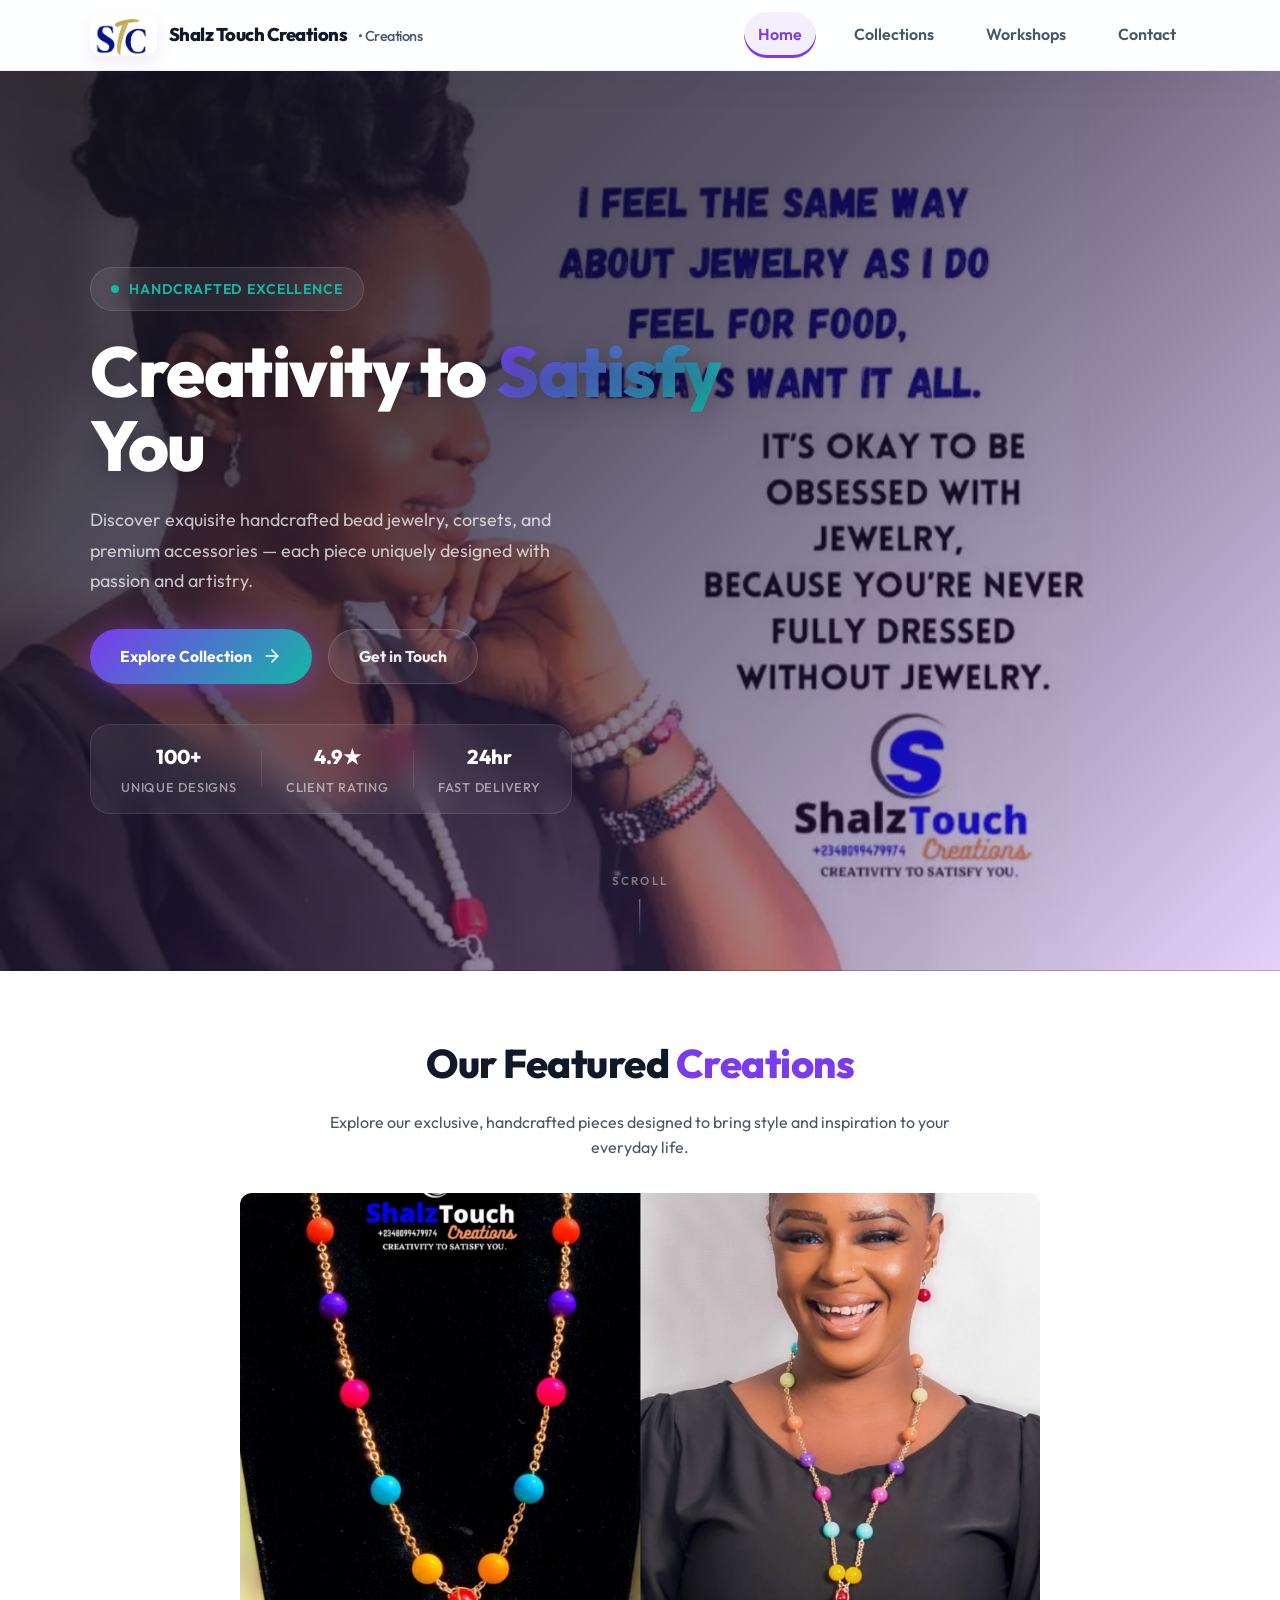
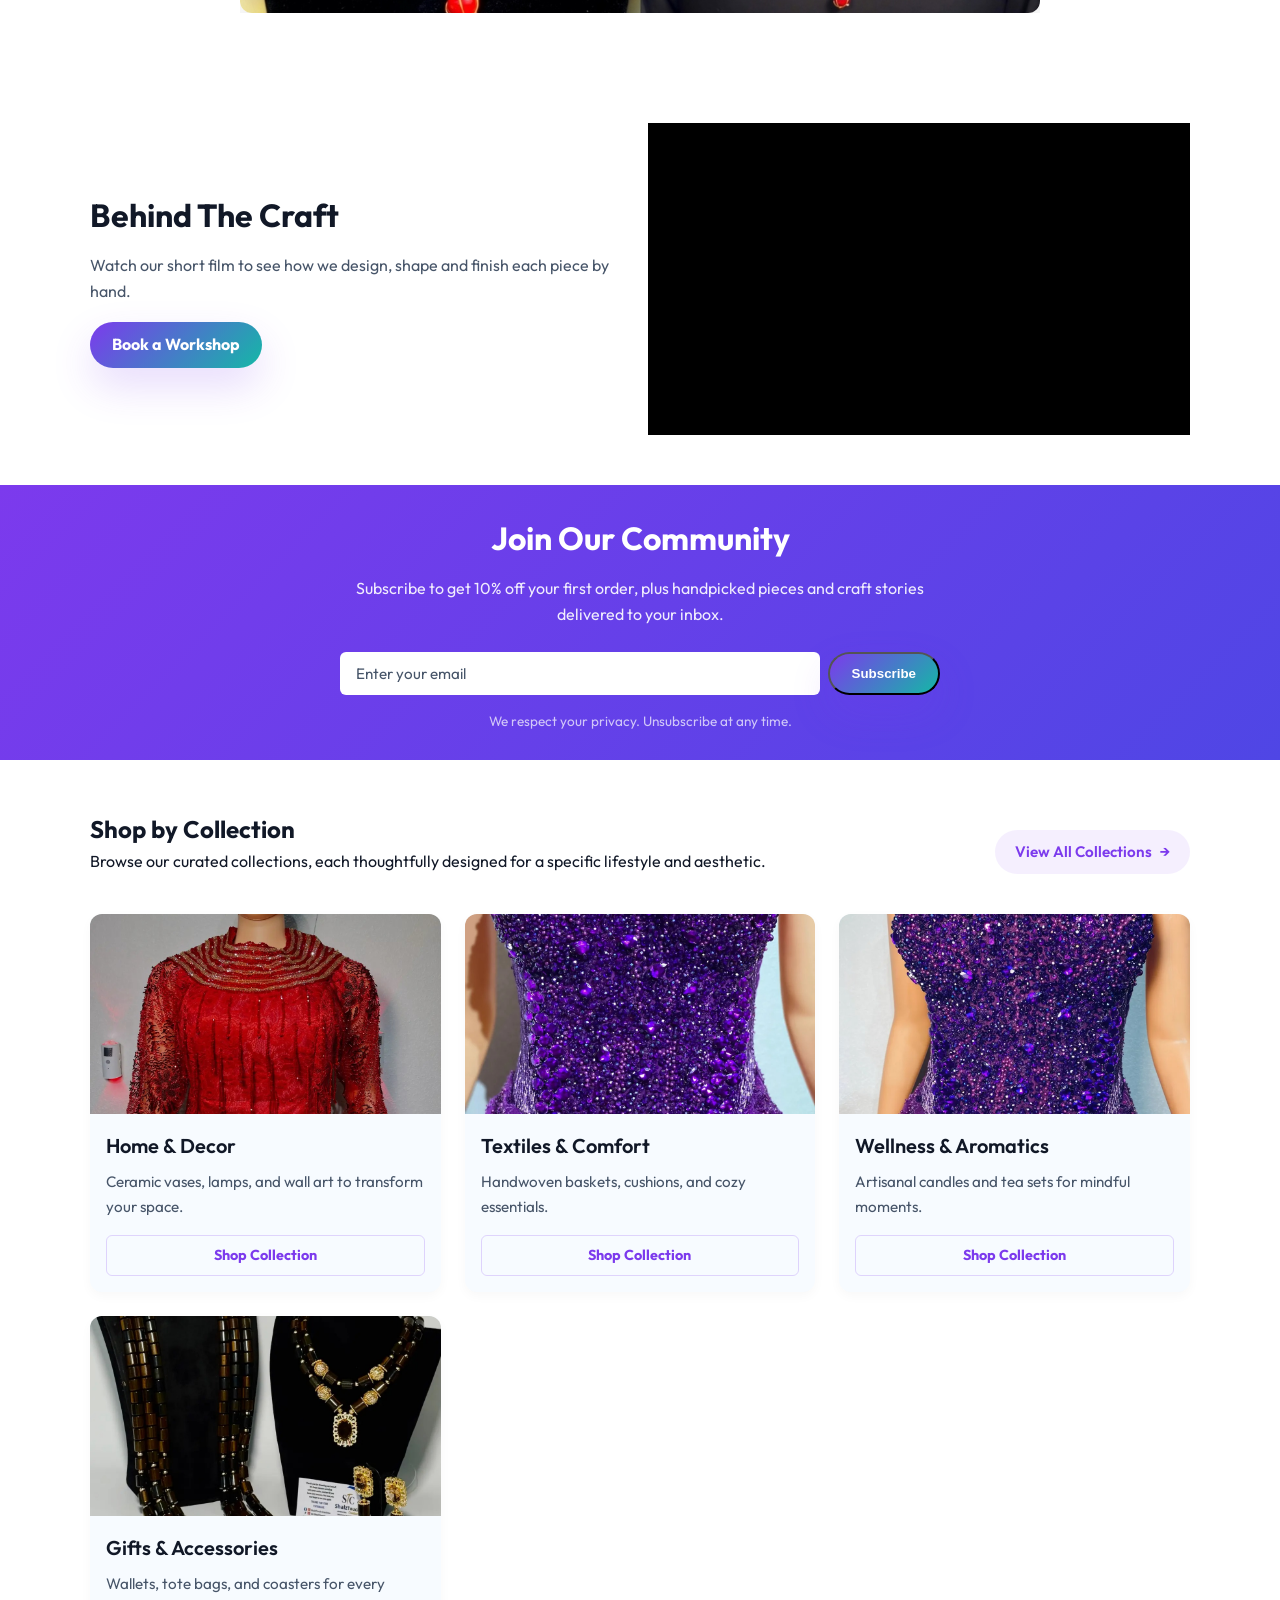
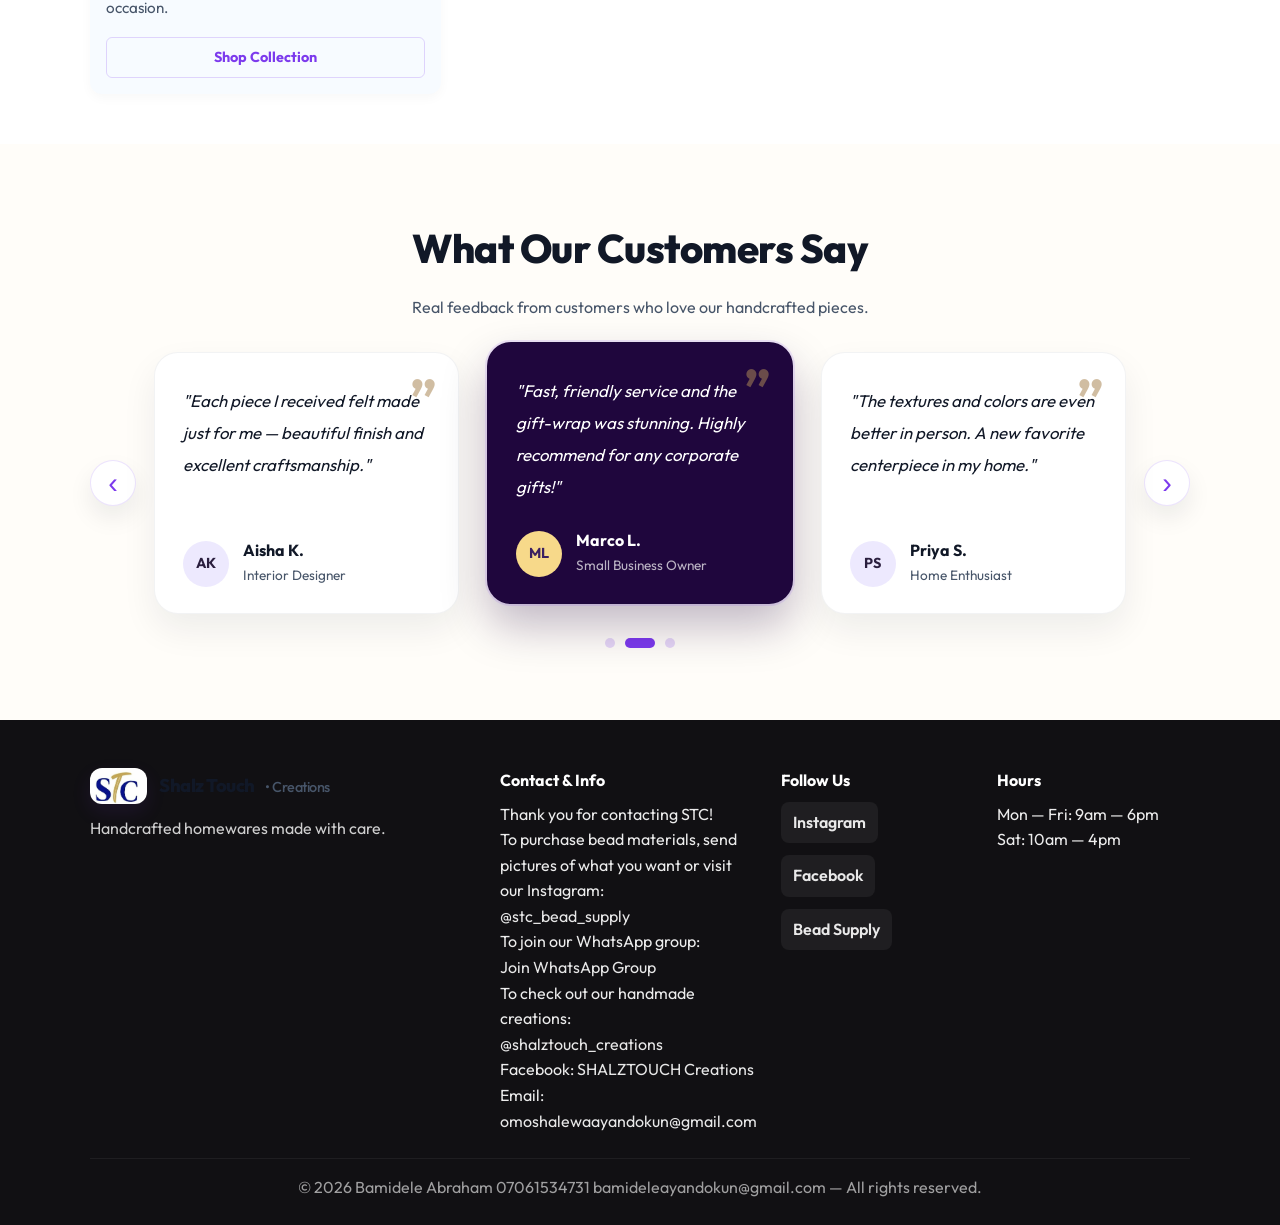
<file: index.html>
<!doctype html>
<html lang="en">
    <head>
        <meta charset="UTF-8" />
        <meta name="viewport" content="width=device-width, initial-scale=1.0" />
        <title>Shalz Touch | Creations</title>

        <!-- Link Google Font (Outfit) for a modern, clean typography look -->
        <link rel="preconnect" href="https://fonts.googleapis.com" />
        <link rel="preconnect" href="https://fonts.gstatic.com" crossorigin />
        <link
            href="https://fonts.googleapis.com/css2?family=Outfit:wght@300;400;500;600;800&display=swap"
            rel="stylesheet"
        />

        <!-- Link our external stylesheet -->
        <link rel="stylesheet" href="style.css" />
        <script src="navigation.js" defer></script>
    </head>

    <body>
        <!--
      1. HEADER / NAVIGATION BAR
      This contains the logo, links (Home, Features, Product, Contact) and a Call-to-Action button.
    -->
        <header class="header">
            <div class="container navbar">
                <!-- Logo Section: Clickable, containing both the logo image and brand name -->
                <a href="#" class="logo-container">
                    <img
                        src="images/logo.jpg"
                        alt="Shalz Touch Logo"
                        class="logo-img"
                    />
                    <span class="logo-text">Shalz Touch Creations</span>
                </a>

                <!-- Mobile Menu Toggle Button -->
                <button
                    class="mobile-nav-toggle"
                    aria-label="Toggle Navigation"
                    aria-expanded="false"
                >
                    <svg
                        class="hamburger-icon"
                        width="24"
                        height="24"
                        viewBox="0 0 24 24"
                        fill="none"
                        stroke="currentColor"
                        stroke-width="2.5"
                        stroke-linecap="round"
                        stroke-linejoin="round"
                    >
                        <line x1="3" y1="12" x2="21" y2="12"></line>
                        <line x1="3" y1="6" x2="21" y2="6"></line>
                        <line x1="3" y1="18" x2="21" y2="18"></line>
                    </svg>
                    <svg
                        class="close-icon"
                        width="24"
                        height="24"
                        viewBox="0 0 24 24"
                        fill="none"
                        stroke="currentColor"
                        stroke-width="2.5"
                        stroke-linecap="round"
                        stroke-linejoin="round"
                    >
                        <line x1="18" y1="6" x2="6" y2="18"></line>
                        <line x1="6" y1="6" x2="18" y2="18"></line>
                    </svg>
                </button>

                <!-- Navigation Links: Uses semantic HTML <nav> tag -->
                <nav class="nav-menu">
                    <a href="#home" class="nav-link active">Home</a>
                    <a href="collection.html" class="nav-link">Collections</a>
                    <a href="workshop.html" class="nav-link">Workshops</a>
                    <a href="contact.html" class="nav-link">Contact</a>
                </nav>
            </div>
        </header>

        <!--
      2. HERO / MAIN SECTION
      Full-screen cinematic hero with background image slideshow and glassmorphism overlay.
    -->
        <main class="hero-section" id="home">
            <!-- Background Image Slideshow -->
            <div class="hero-bg-slideshow" id="heroBgSlideshow">
                <img
                    src="images/right-image.jpg"
                    alt="Shalz Touch Creation"
                    class="hero-bg-slide active"
                />
                <img
                    src="images/WhatsApp Image 2026-06-16 at 20.52.51.jpeg"
                    alt="Handcrafted Jewelry"
                    class="hero-bg-slide"
                />
                <img
                    src="images/WhatsApp Image 2026-06-16 at 20.55.39 (1).jpeg"
                    alt="Beaded Corset Design"
                    class="hero-bg-slide"
                />
                <img
                    src="images/img_22_1781496791477.jpg"
                    alt="Premium Beadwork"
                    class="hero-bg-slide"
                />
                <img
                    src="images/WhatsApp Image 2026-06-16 at 20.55.39.jpeg"
                    alt="Elegant Creation"
                    class="hero-bg-slide"
                />
            </div>

            <!-- Dark gradient overlay for text readability -->
            <div class="hero-overlay"></div>

            <!-- Floating decorative particles -->
            <div class="hero-particles">
                <span class="particle particle-1"></span>
                <span class="particle particle-2"></span>
                <span class="particle particle-3"></span>
                <span class="particle particle-4"></span>
                <span class="particle particle-5"></span>
                <span class="particle particle-6"></span>
            </div>

            <!-- Hero content with glassmorphism -->
            <div class="container hero-content-wrapper">
                <div class="hero-content">
                    <span class="badge hero-animate hero-animate-1">
                        <span class="badge-dot"></span>
                        Handcrafted Excellence
                    </span>

                    <h1 class="hero-title hero-animate hero-animate-2">
                        Creativity to <span class="highlight">Satisfy</span> You
                    </h1>

                    <p class="hero-subtitle hero-animate hero-animate-3">
                        Discover exquisite handcrafted bead jewelry, corsets,
                        and premium accessories — each piece uniquely designed
                        with passion and artistry.
                    </p>

                    <div class="hero-actions hero-animate hero-animate-4">
                        <a href="collection.html" class="btn btn-hero-primary">
                            <span>Explore Collection</span>
                            <svg
                                width="20"
                                height="20"
                                viewBox="0 0 24 24"
                                fill="none"
                                stroke="currentColor"
                                stroke-width="2"
                                stroke-linecap="round"
                                stroke-linejoin="round"
                            >
                                <path d="M5 12h14" />
                                <path d="m12 5 7 7-7 7" />
                            </svg>
                        </a>
                        <a
                            href="https://wa.me/2348099479974"
                            class="btn btn-hero-glass"
                            target="_blank"
                            rel="noopener noreferrer"
                        >
                            <span>Get in Touch</span>
                        </a>
                    </div>

                    <!-- Stats bar -->
                    <div class="hero-stats hero-animate hero-animate-5">
                        <div class="hero-stat">
                            <strong>100+</strong>
                            <span>Unique Designs</span>
                        </div>
                        <div class="hero-stat-divider"></div>
                        <div class="hero-stat">
                            <strong>4.9★</strong>
                            <span>Client Rating</span>
                        </div>
                        <div class="hero-stat-divider"></div>
                        <div class="hero-stat">
                            <strong>24hr</strong>
                            <span>Fast Delivery</span>
                        </div>
                    </div>
                </div>
            </div>

            <!-- Scroll down indicator -->
            <div class="hero-scroll-indicator">
                <span>Scroll</span>
                <div class="scroll-line"></div>
            </div>
        </main>

        <!--
      3. FEATURED PRODUCTS / CREATIONS SECTION
      A grid displaying the remaining 13 images as handcrafted items.
    -->
        <section class="gallery-section" id="product">
            <div class="container">
                <!-- Section Title and Subtitle -->
                <div class="gallery-header">
                    <h2>
                        Our Featured <span class="highlight">Creations</span>
                    </h2>
                    <p>
                        Explore our exclusive, handcrafted pieces designed to
                        bring style and inspiration to your everyday life.
                    </p>
                </div>

                <!-- Featured slider with background images -->
                <div class="featured-slider-container">
                    <div class="featured-slider" id="featuredSlider">
                        <img
                            src="images/WhatsApp Image 2026-06-16 at 20.52.51.jpeg"
                            alt="Creation"
                            class="slider-image active"
                        />
                        <img
                            src="images/WhatsApp Image 2026-06-16 at 20.52.52.jpeg"
                            alt="Creation"
                            class="slider-image"
                        />
                        <img
                            src="images/WhatsApp Image 2026-06-16 at 20.55.10.jpeg"
                            alt="Creation"
                            class="slider-image"
                        />
                        <img
                            src="images/WhatsApp Image 2026-06-16 at 20.55.39.jpeg"
                            alt="Creation"
                            class="slider-image"
                        />
                        <img
                            src="images/WhatsApp Image 2026-06-16 at 20.55.39 (1).jpeg"
                            alt="Creation"
                            class="slider-image"
                        />
                        <img
                            src="images/WhatsApp Image 2026-06-16 at 20.55.40.jpeg"
                            alt="Creation"
                            class="slider-image"
                        />
                        <img
                            src="images/WhatsApp Image 2026-06-16 at 20.55.40 (1).jpeg"
                            alt="Creation"
                            class="slider-image"
                        />
                    </div>
                </div>
            </div>
        </section>

        <!-- Video Section -->
        <section class="video-section">
            <div class="container video-container">
                <div class="video-content">
                    <h2>Behind The Craft</h2>
                    <p>
                        Watch our short film to see how we design, shape and
                        finish each piece by hand.
                    </p>
                    <a
                        href="https://wa.me/2348099479974"
                        class="btn btn-primary"
                        target="_blank"
                        rel="noopener noreferrer"
                    >
                        Book a Workshop
                    </a>
                </div>

                <div class="video-wrapper">
                    <iframe
                        class="video-iframe"
                        src="https://www.youtube.com/embed/ScMzIvxBSi4?autoplay=1&mute=1"
                        title="Shalz Touch - Behind the Craft"
                        frameborder="0"
                        allow="
                            accelerometer;
                            autoplay;
                            clipboard-write;
                            encrypted-media;
                            gyroscope;
                            picture-in-picture;
                        "
                        autoplay
                        muted
                        allowfullscreen
                    ></iframe>
                </div>
            </div>
        </section>

        <!-- Newsletter Section -->
        <section class="newsletter-section">
            <div class="container newsletter-container">
                <div class="newsletter-content">
                    <h2>Join Our Community</h2>
                    <p>
                        Subscribe to get 10% off your first order, plus
                        handpicked pieces and craft stories delivered to your
                        inbox.
                    </p>
                </div>

                <form
                    class="newsletter-form"
                    action="https://formspree.io/f/xwvjzgrq"
                    method="POST"
                >
                    <input
                        type="email"
                        name="email"
                        placeholder="Enter your email"
                        class="newsletter-input"
                        required
                    />
                    <button type="submit" class="btn btn-primary">
                        Subscribe
                    </button>
                </form>

                <p class="newsletter-disclaimer">
                    We respect your privacy. Unsubscribe at any time.
                </p>
            </div>
        </section>

        <!-- Shop by Collection Section -->
        <section class="collections-section">
            <div class="container">
                <div class="collections-header">
                    <div class="collections-header-left">
                        <h2>
                            Shop by <span class="highlight">Collection</span>
                        </h2>
                        <p>
                            Browse our curated collections, each thoughtfully
                            designed for a specific lifestyle and aesthetic.
                        </p>
                    </div>
                    <a href="collection.html" class="view-all-collections-link">
                        View All Collections <span>&rarr;</span>
                    </a>
                </div>

                <div class="collections-grid">
                    <div class="collection-card">
                        <div class="collection-image">
                            <img
                                src="images/img_5_1781496574216.jpg"
                                alt="Home & Decor"
                                class="collection-img"
                            />
                        </div>
                        <h3>Home & Decor</h3>
                        <p>
                            Ceramic vases, lamps, and wall art to transform your
                            space.
                        </p>
                        <a
                            href="collection.html"
                            class="btn btn-outline btn-sm"
                        >
                            Shop Collection
                        </a>
                    </div>

                    <div class="collection-card">
                        <div class="collection-image">
                            <img
                                src="images/img_13_1781496662403.jpg"
                                alt="Textiles & Comfort"
                                class="collection-img"
                            />
                        </div>
                        <h3>Textiles & Comfort</h3>
                        <p>Handwoven baskets, cushions, and cozy essentials.</p>
                        <a
                            href="collection.html"
                            class="btn btn-outline btn-sm"
                        >
                            Shop Collection
                        </a>
                    </div>

                    <div class="collection-card">
                        <div class="collection-image">
                            <img
                                src="images/img_12_1781496653079.jpg"
                                alt="Wellness & Aromatics"
                                class="collection-img"
                            />
                        </div>
                        <h3>Wellness & Aromatics</h3>
                        <p>
                            Artisanal candles and tea sets for mindful moments.
                        </p>
                        <a
                            href="collection.html"
                            class="btn btn-outline btn-sm"
                        >
                            Shop Collection
                        </a>
                    </div>

                    <div class="collection-card">
                        <div class="collection-image">
                            <img
                                src="images/img_18_1781496705212.jpg"
                                alt="Gifts & Accessories"
                                class="collection-img"
                            />
                        </div>
                        <h3>Gifts & Accessories</h3>
                        <p>
                            Wallets, tote bags, and coasters for every occasion.
                        </p>
                        <a
                            href="collection.html"
                            class="btn btn-outline btn-sm"
                        >
                            Shop Collection
                        </a>
                    </div>
                </div>
            </div>
        </section>

        <!-- Testimonials Section -->
        <section class="testimonials-section">
            <div class="container">
                <div class="gallery-header">
                    <h2>What Our Customers Say</h2>
                    <p>
                        Real feedback from customers who love our handcrafted
                        pieces.
                    </p>
                </div>

                <div class="testimonials-carousel" id="testimonialsCarousel">
                    <button
                        class="testimonial-nav testimonial-nav-prev"
                        type="button"
                        aria-label="Previous testimonial"
                    >
                        <span aria-hidden="true">‹</span>
                    </button>

                    <div class="testimonials-track" aria-live="polite">
                        <article class="testimonial-card is-active is-light">
                            <span
                                class="testimonial-quote-mark"
                                aria-hidden="true"
                                >”</span
                            >
                            <p class="testimonial-quote">
                                "Each piece I received felt made just for me —
                                beautiful finish and excellent craftsmanship."
                            </p>
                            <div class="testimonial-author-row">
                                <div
                                    class="testimonial-avatar testimonial-avatar-initials"
                                >
                                    AK
                                </div>
                                <div>
                                    <p class="testimonial-name">Aisha K.</p>
                                    <p class="testimonial-role">
                                        Interior Designer
                                    </p>
                                </div>
                            </div>
                        </article>

                        <article class="testimonial-card is-featured">
                            <span
                                class="testimonial-quote-mark"
                                aria-hidden="true"
                                >”</span
                            >
                            <p class="testimonial-quote">
                                "Fast, friendly service and the gift-wrap was
                                stunning. Highly recommend for any corporate
                                gifts!"
                            </p>
                            <div class="testimonial-author-row">
                                <div
                                    class="testimonial-avatar testimonial-avatar-initials"
                                >
                                    ML
                                </div>
                                <div>
                                    <p class="testimonial-name">Marco L.</p>
                                    <p class="testimonial-role">
                                        Small Business Owner
                                    </p>
                                </div>
                            </div>
                        </article>

                        <article class="testimonial-card is-light">
                            <span
                                class="testimonial-quote-mark"
                                aria-hidden="true"
                                >”</span
                            >
                            <p class="testimonial-quote">
                                "The textures and colors are even better in
                                person. A new favorite centerpiece in my home."
                            </p>
                            <div class="testimonial-author-row">
                                <div
                                    class="testimonial-avatar testimonial-avatar-initials"
                                >
                                    PS
                                </div>
                                <div>
                                    <p class="testimonial-name">Priya S.</p>
                                    <p class="testimonial-role">
                                        Home Enthusiast
                                    </p>
                                </div>
                            </div>
                        </article>
                    </div>

                    <button
                        class="testimonial-nav testimonial-nav-next"
                        type="button"
                        aria-label="Next testimonial"
                    >
                        <span aria-hidden="true">›</span>
                    </button>
                </div>

                <div
                    class="testimonial-dots"
                    aria-label="Testimonial navigation"
                >
                    <button
                        class="testimonial-dot is-active"
                        type="button"
                        aria-label="Go to testimonial 1"
                    ></button>
                    <button
                        class="testimonial-dot"
                        type="button"
                        aria-label="Go to testimonial 2"
                    ></button>
                    <button
                        class="testimonial-dot"
                        type="button"
                        aria-label="Go to testimonial 3"
                    ></button>
                </div>
            </div>
        </section>

        <!-- Footer -->
        <footer class="site-footer">
            <div class="container footer-grid">
                <div class="footer-brand">
                    <a href="index.html" class="logo-container">
                        <img
                            src="images/logo.jpg"
                            alt="Shalz Touch Logo"
                            class="logo-img"
                        />
                        <span class="logo-text">Shalz Touch</span>
                    </a>
                    <p class="footer-desc">
                        Handcrafted homewares made with care.
                    </p>
                </div>

                <div class="footer-contact">
                    <h4>Contact & Info</h4>
                    <p>Thank you for contacting STC!</p>
                    <p>
                        To purchase bead materials, send pictures of what you
                        want or visit our Instagram:
                        <br />
                        <a
                            href="https://www.instagram.com/stc_bead_supply"
                            target="_blank"
                            rel="noopener noreferrer"
                        >
                            @stc_bead_supply
                        </a>
                    </p>
                    <p>
                        To join our WhatsApp group:
                        <br />
                        <a
                            href="https://chat.whatsapp.com/FZWHW0nlH484iBBQsxRqds"
                            target="_blank"
                            rel="noopener noreferrer"
                        >
                            Join WhatsApp Group
                        </a>
                    </p>
                    <p>
                        To check out our handmade creations:
                        <br />
                        <a
                            href="https://www.instagram.com/shalztouch_creations"
                            target="_blank"
                            rel="noopener noreferrer"
                        >
                            @shalztouch_creations
                        </a>
                    </p>
                    <p>
                        Facebook:
                        <a
                            href="https://www.facebook.com/SHALZTOUCH/"
                            target="_blank"
                            rel="noopener noreferrer"
                        >
                            SHALZTOUCH Creations
                        </a>
                    </p>
                    <p>
                        Email:
                        <a href="mailto:omoshalewaayandokun@gmail.com">
                            omoshalewaayandokun@gmail.com
                        </a>
                    </p>
                </div>

                <div class="footer-social">
                    <h4>Follow Us</h4>
                    <div class="social-links">
                        <a
                            href="https://www.instagram.com/shalztouch_creations"
                            class="social-link"
                            target="_blank"
                            rel="noopener noreferrer"
                        >
                            Instagram
                        </a>
                        <a
                            href="https://www.facebook.com/SHALZTOUCH/"
                            class="social-link"
                            target="_blank"
                            rel="noopener noreferrer"
                        >
                            Facebook
                        </a>
                        <a
                            href="https://www.instagram.com/stc_bead_supply"
                            class="social-link"
                            target="_blank"
                            rel="noopener noreferrer"
                        >
                            Bead Supply
                        </a>
                    </div>
                </div>

                <div class="footer-hours">
                    <h4>Hours</h4>
                    <p>Mon — Fri: 9am — 6pm</p>
                    <p>Sat: 10am — 4pm</p>
                </div>
            </div>
            <div class="container footer-bottom">
                <p>
                    &copy; 2026 Bamidele Abraham 07061534731
                    bamideleayandokun@gmail.com — All rights reserved.
                </p>
            </div>
        </footer>

        <script>
            // Featured slider
            const sliderImages = document.querySelectorAll(".slider-image");
            let currentImageIndex = 0;

            function showImage(index) {
                sliderImages.forEach((img, idx) => {
                    img.classList.toggle("active", idx === index);
                });
            }

            function nextImage() {
                currentImageIndex =
                    (currentImageIndex + 1) % sliderImages.length;
                showImage(currentImageIndex);
            }

            setInterval(nextImage, 3000);

            // Hero slideshow
            const heroSlides = document.querySelectorAll(".hero-bg-slide");
            let currentHeroSlideIndex = 0;

            function showHeroSlide(index) {
                heroSlides.forEach((slide, idx) => {
                    slide.classList.toggle("active", idx === index);
                });
            }

            function nextHeroSlide() {
                currentHeroSlideIndex =
                    (currentHeroSlideIndex + 1) % heroSlides.length;
                showHeroSlide(currentHeroSlideIndex);
            }

            setInterval(nextHeroSlide, 4000);
        </script>
    </body>
</html>
</file>
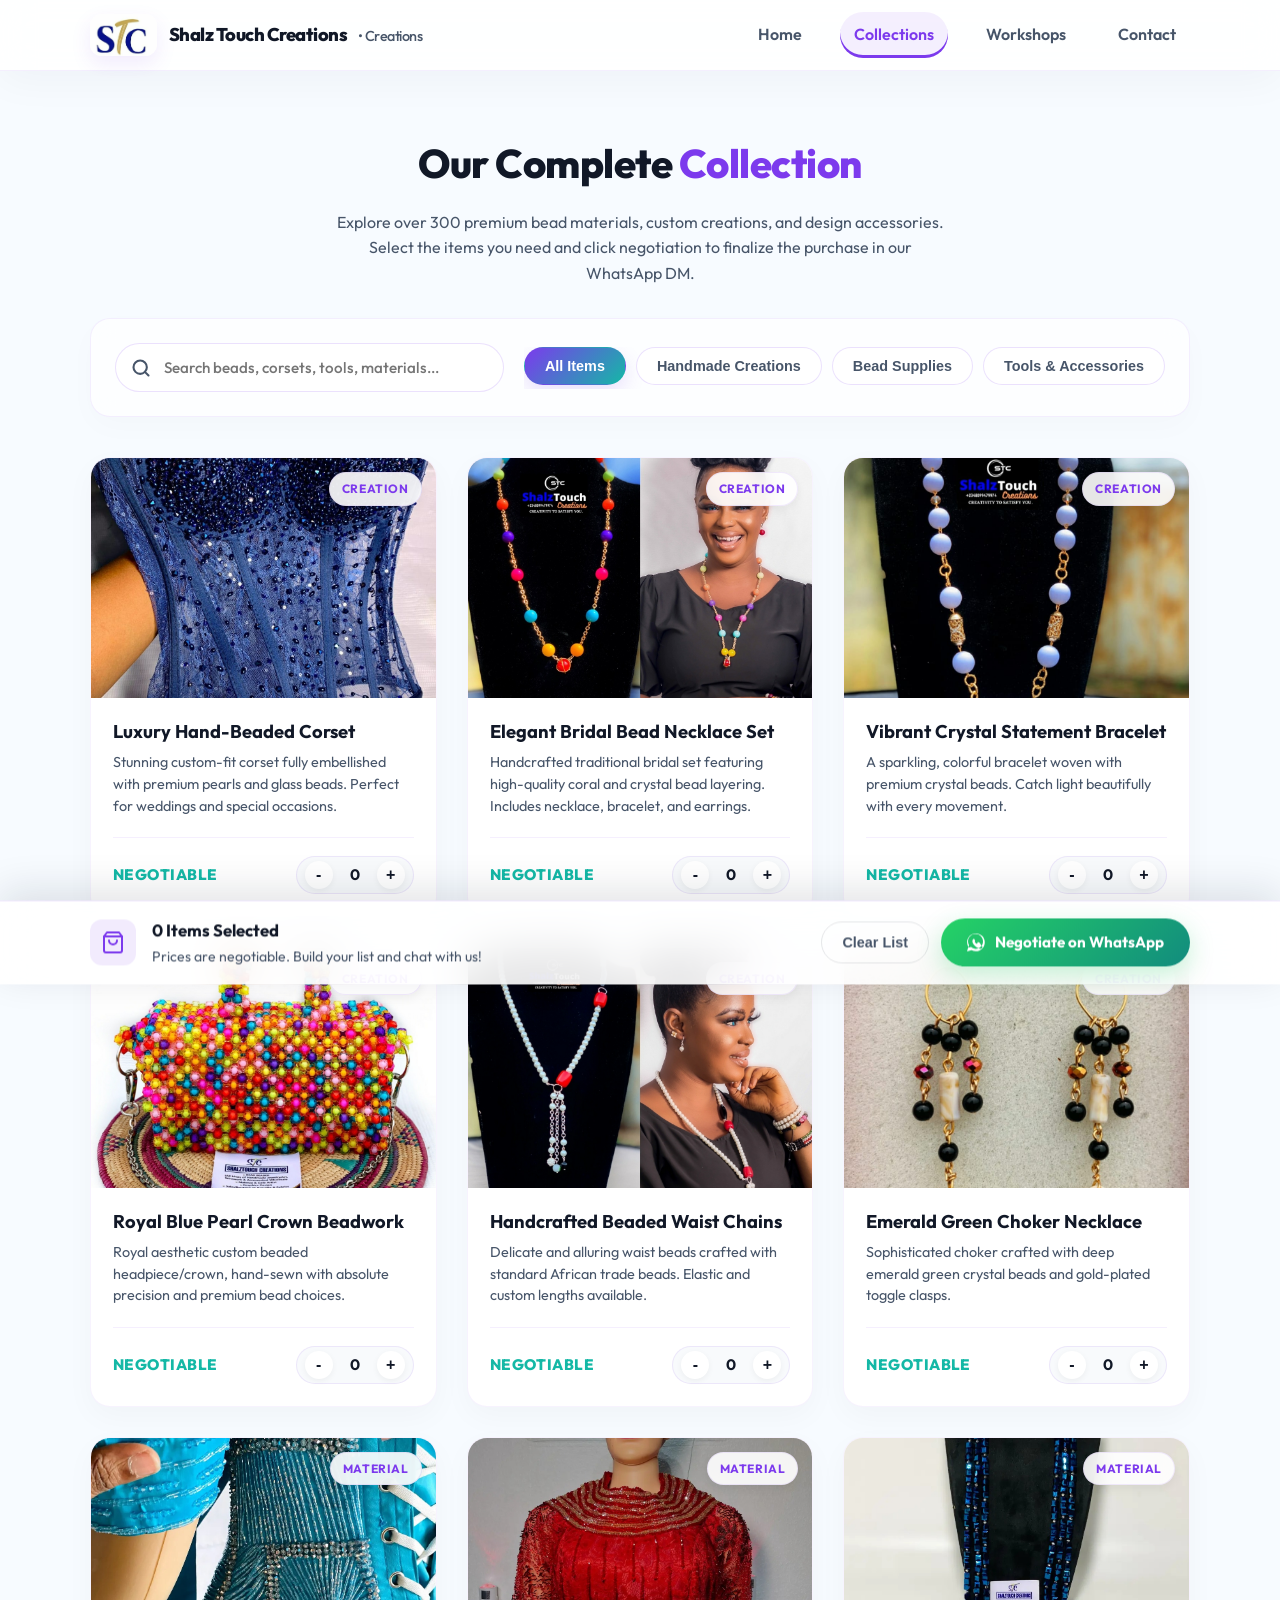
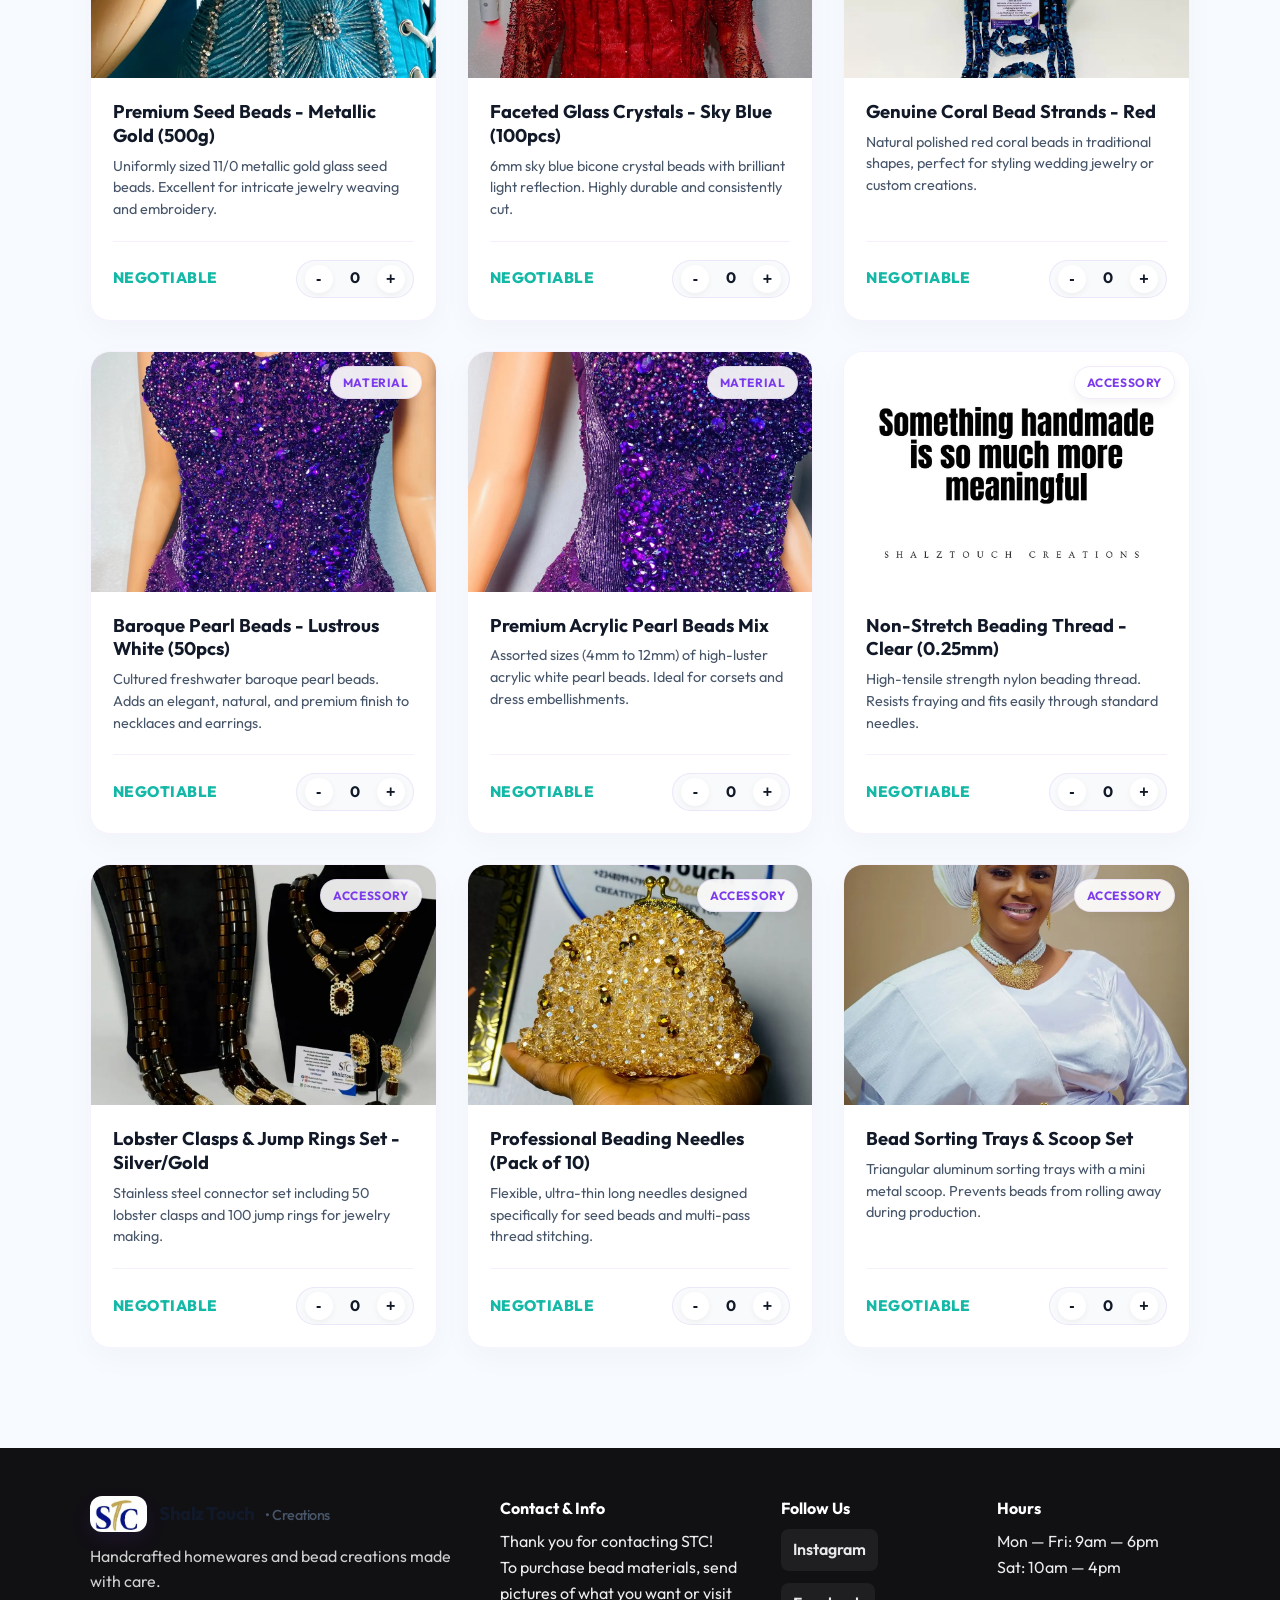
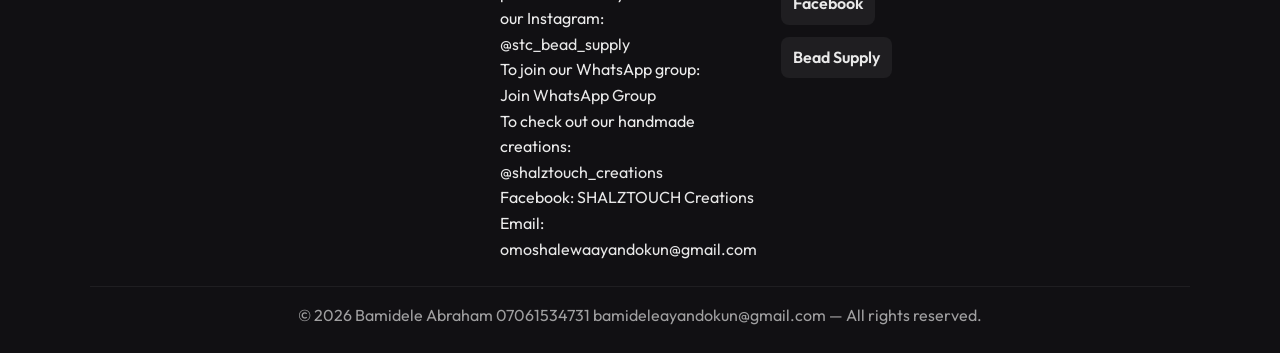
<file: collection.html>
<!doctype html>
<html lang="en">
  <head>
    <meta charset="UTF-8" />
    <meta name="viewport" content="width=device-width, initial-scale=1.0" />
    <title>Shalz Touch | Collection & Supplies</title>

    <!-- Link Google Font (Outfit) for a modern, clean typography look -->
    <link rel="preconnect" href="https://fonts.googleapis.com" />
    <link rel="preconnect" href="https://fonts.gstatic.com" crossorigin />
    <link
      href="https://fonts.googleapis.com/css2?family=Outfit:wght@300;400;500;600;800&display=swap"
      rel="stylesheet"
    />

    <!-- Link our external stylesheet -->
    <link rel="stylesheet" href="style.css" />
    <script src="navigation.js" defer></script>
  </head>

  <body>
    <!-- HEADER / NAVIGATION BAR (matching landing page styling) -->
    <header class="header">
      <div class="container navbar">
        <a href="index.html" class="logo-container">
          <img src="images/logo.jpg" alt="Shalz Touch Logo" class="logo-img" />
          <span class="logo-text">Shalz Touch Creations</span>
        </a>

        <!-- Mobile Menu Toggle Button -->
        <button class="mobile-nav-toggle" aria-label="Toggle Navigation" aria-expanded="false">
          <svg class="hamburger-icon" width="24" height="24" viewBox="0 0 24 24" fill="none" stroke="currentColor" stroke-width="2.5" stroke-linecap="round" stroke-linejoin="round">
            <line x1="3" y1="12" x2="21" y2="12"></line>
            <line x1="3" y1="6" x2="21" y2="6"></line>
            <line x1="3" y1="18" x2="21" y2="18"></line>
          </svg>
          <svg class="close-icon" width="24" height="24" viewBox="0 0 24 24" fill="none" stroke="currentColor" stroke-width="2.5" stroke-linecap="round" stroke-linejoin="round">
            <line x1="18" y1="6" x2="6" y2="18"></line>
            <line x1="6" y1="6" x2="18" y2="18"></line>
          </svg>
        </button>

        <nav class="nav-menu">
          <a href="index.html#home" class="nav-link">Home</a>
          <a href="collection.html" class="nav-link active">Collections</a>
          <a href="workshop.html" class="nav-link">Workshops</a>
          <a href="contact.html" class="nav-link">Contact</a>
        </nav>
      </div>
    </header>

    <!-- CATALOG MAIN AREA -->
    <main class="catalog-section">
      <div class="container">
        <!-- Gallery Header -->
        <div class="gallery-header">
          <h2>Our Complete <span class="highlight">Collection</span></h2>
          <p>
            Explore over 300 premium bead materials, custom creations, and
            design accessories. Select the items you need and click negotiation
            to finalize the purchase in our WhatsApp DM.
          </p>
        </div>

        <!-- Controls (Search & Filters) -->
        <div class="catalog-controls">
          <!-- Search box with dynamic search icon -->
          <div class="search-box">
            <svg
              width="20"
              height="20"
              viewBox="0 0 24 24"
              fill="none"
              stroke="currentColor"
              stroke-width="2.5"
              stroke-linecap="round"
              stroke-linejoin="round"
            >
              <circle cx="11" cy="11" r="8"></circle>
              <line x1="21" y1="21" x2="16.65" y2="16.65"></line>
            </svg>
            <input
              type="text"
              id="searchInput"
              class="search-input"
              placeholder="Search beads, corsets, tools, materials..."
              oninput="handleSearch(event)"
            />
          </div>

          <!-- Category filter tabs -->
          <div class="filter-tabs">
            <button
              class="filter-btn active"
              data-category="all"
              onclick="setCategory('all')"
            >
              All Items
            </button>
            <button
              class="filter-btn"
              data-category="creations"
              onclick="setCategory('creations')"
            >
              Handmade Creations
            </button>
            <button
              class="filter-btn"
              data-category="materials"
              onclick="setCategory('materials')"
            >
              Bead Supplies
            </button>
            <button
              class="filter-btn"
              data-category="accessories"
              onclick="setCategory('accessories')"
            >
              Tools & Accessories
            </button>
          </div>
        </div>

        <!-- Catalog Grid -->
        <div class="catalog-grid" id="catalogGrid">
          <!-- Dynamically populated via products.js -->
        </div>
      </div>
    </main>

    <!-- FLOATING WHATSAPP CART DRAWER (Option 1) -->
    <div class="whatsapp-drawer" id="whatsappDrawer">
      <div class="container drawer-flex">
        <div class="drawer-info">
          <div class="drawer-bag-icon">
            <svg
              width="24"
              height="24"
              viewBox="0 0 24 24"
              fill="none"
              stroke="currentColor"
              stroke-width="2"
              stroke-linecap="round"
              stroke-linejoin="round"
            >
              <path d="M6 2 3 6v14a2 2 0 0 0 2 2h14a2 2 0 0 0 2-2V6l-3-4Z" />
              <path d="M3 6h18" />
              <path d="M16 10a4 4 0 0 1-8 0" />
            </svg>
          </div>
          <div class="drawer-text">
            <h4 id="drawerHeading">0 Items Selected</h4>
            <p>Prices are negotiable. Build your list and chat with us!</p>
          </div>
        </div>

        <div class="drawer-actions">
          <button class="btn-clear-bag" onclick="clearBag()">Clear List</button>
          <a
            id="whatsappBtn"
            class="btn-whatsapp-negotiate"
            href="#"
            target="_blank"
            rel="noopener noreferrer"
          >
            <svg width="18" height="18" viewBox="0 0 24 24" fill="currentColor">
              <path
                d="M.057 24l1.687-6.163c-1.041-1.804-1.588-3.849-1.587-5.946C.003 5.324 5.328 0 11.857 0c3.161.001 6.132 1.23 8.37 3.469 2.237 2.24 3.466 5.21 3.466 8.377-.003 6.534-5.328 11.858-11.857 11.858-2.004-.002-3.974-.51-5.768-1.47L0 24zm6.59-4.846c1.6.95 3.188 1.449 4.725 1.45 5.489 0 9.952-4.466 9.955-9.958.002-2.661-1.034-5.163-2.92-7.05-1.884-1.884-4.385-2.92-7.05-2.92-5.498 0-9.96 4.466-9.963 9.96-.001 1.706.469 3.374 1.36 4.866l-.993 3.63 3.733-.978zm10.155-6.732c-.27-.136-1.602-.79-1.85-.88-.25-.09-.43-.136-.61.136-.18.27-.7 1.884-.86 2.064-.16.18-.32.2-.59.065-1.099-.549-1.837-1.11-2.564-2.355-.19-.325.19-.3.543-.997.092-.18.046-.34-.023-.477-.07-.136-.61-1.47-.837-2.01-.222-.533-.448-.46-.61-.469-.157-.008-.337-.01-.518-.01-.18 0-.47.067-.716.34-.247.27-.94 1.178-.94 2.87 0 1.693 1.232 3.327 1.402 3.554.17.228 2.425 3.703 5.875 5.192.82.354 1.46.566 1.96.726.824.262 1.575.225 2.167.137.66-.098 1.602-.656 1.83-1.258.228-.6.228-1.116.16-1.224-.07-.107-.27-.174-.54-.31z"
              ></path>
            </svg>
            <span>Negotiate on WhatsApp</span>
          </a>
        </div>
      </div>
    </div>

    <!-- FOOTER SECTION (matching landing page footer) -->
    <footer class="site-footer">
      <div class="container footer-grid">
        <div class="footer-brand">
          <a href="index.html" class="logo-container">
            <img
              src="images/logo.jpg"
              alt="Shalz Touch Logo"
              class="logo-img"
            />
            <span class="logo-text">Shalz Touch</span>
          </a>
          <p class="footer-desc">
            Handcrafted homewares and bead creations made with care.
          </p>
        </div>

        <div class="footer-contact">
          <h4>Contact & Info</h4>
          <p>Thank you for contacting STC!</p>
          <p>
            To purchase bead materials, send pictures of what you want or visit
            our Instagram:
            <br />
            <a
              href="https://www.instagram.com/stc_bead_supply"
              target="_blank"
              rel="noopener noreferrer"
            >
              @stc_bead_supply
            </a>
          </p>
          <p>
            To join our WhatsApp group:
            <br />
            <a
              href="https://chat.whatsapp.com/FZWHW0nlH484iBBQsxRqds"
              target="_blank"
              rel="noopener noreferrer"
            >
              Join WhatsApp Group
            </a>
          </p>
          <p>
            To check out our handmade creations:
            <br />
            <a
              href="https://www.instagram.com/shalztouch_creations"
              target="_blank"
              rel="noopener noreferrer"
            >
              @shalztouch_creations
            </a>
          </p>
          <p>
            Facebook:
            <a
              href="https://www.facebook.com/SHALZTOUCH/"
              target="_blank"
              rel="noopener noreferrer"
            >
              SHALZTOUCH Creations
            </a>
          </p>
          <p>
            Email:
            <a href="mailto:omoshalewaayandokun@gmail.com">
              omoshalewaayandokun@gmail.com
            </a>
          </p>
        </div>

        <div class="footer-social">
          <h4>Follow Us</h4>
          <div class="social-links">
            <a
              href="https://www.instagram.com/shalztouch_creations"
              class="social-link"
              target="_blank"
              rel="noopener noreferrer"
            >
              Instagram
            </a>
            <a
              href="https://www.facebook.com/SHALZTOUCH/"
              class="social-link"
              target="_blank"
              rel="noopener noreferrer"
            >
              Facebook
            </a>
            <a
              href="https://www.instagram.com/stc_bead_supply"
              class="social-link"
              target="_blank"
              rel="noopener noreferrer"
            >
              Bead Supply
            </a>
          </div>
        </div>

        <div class="footer-hours">
          <h4>Hours</h4>
          <p>Mon — Fri: 9am — 6pm</p>
          <p>Sat: 10am — 4pm</p>
        </div>
      </div>
      <div class="container footer-bottom">
        <p>
          &copy; 2026 Bamidele Abraham 07061534731 bamideleayandokun@gmail.com —
          All rights reserved.
        </p>
      </div>
    </footer>

    <!-- Scripts -->
    <script src="products.js"></script>
    <script>
      // Active state variables
      let currentCategory = "all";
      let searchQuery = "";
      const selectedItems = {}; // Format: { productId: quantity }

      // Get DOM elements
      const catalogGrid = document.getElementById("catalogGrid");
      const searchInput = document.getElementById("searchInput");
      const whatsappDrawer = document.getElementById("whatsappDrawer");
      const drawerHeading = document.getElementById("drawerHeading");
      const whatsappBtn = document.getElementById("whatsappBtn");

      // Initialize Catalog
      window.addEventListener("DOMContentLoaded", () => {
        renderProducts();
      });

      // Filter Category Setter
      function setCategory(category) {
        currentCategory = category;

        // Update active class on tabs
        document.querySelectorAll(".filter-btn").forEach((btn) => {
          btn.classList.toggle(
            "active",
            btn.getAttribute("data-category") === category
          );
        });

        renderProducts();
      }

      // Live Search input handler
      function handleSearch(event) {
        searchQuery = event.target.value.toLowerCase().trim();
        renderProducts();
      }

      // Render items to the grid
      function renderProducts() {
        // Filter list based on selected category and query text
        const filteredProducts = window.products.filter((product) => {
          const matchesCategory =
            currentCategory === "all" || product.category === currentCategory;
          const matchesSearch =
            product.name.toLowerCase().includes(searchQuery) ||
            product.description.toLowerCase().includes(searchQuery);
          return matchesCategory && matchesSearch;
        });

        // Handle empty states elegantly
        if (filteredProducts.length === 0) {
          catalogGrid.innerHTML = `
            <div class="catalog-empty">
              <svg width="48" height="48" viewBox="0 0 24 24" fill="none" stroke="currentColor" stroke-width="1.5" stroke-linecap="round" stroke-linejoin="round">
                <circle cx="11" cy="11" r="8"></circle>
                <line x1="21" y1="21" x2="16.65" y2="16.65"></line>
              </svg>
              <h3>No items match your criteria</h3>
              <p>Try searching for a different keyword or checking other categories.</p>
            </div>
          `;
          return;
        }

        // Build grid of product cards
        catalogGrid.innerHTML = filteredProducts
          .map((product) => {
            const qty = selectedItems[product.id] || 0;

            // Map short system categories to display labels
            const categoryLabels = {
              creations: "Creation",
              materials: "Material",
              accessories: "Accessory",
            };
            const categoryLabel =
              categoryLabels[product.category] || product.category;

            return `
              <div class="catalog-card">
                <div class="catalog-img-wrapper">
                  <img src="${product.image}" alt="${product.name}" class="catalog-img" />
                  <span class="catalog-category-tag">${categoryLabel}</span>
                </div>
                <div class="catalog-info">
                  <h3 class="catalog-title">${product.name}</h3>
                  <p class="catalog-desc">${product.description}</p>
                  <div class="catalog-actions">
                    <span class="price-tag">Negotiable</span>
                    <div class="quantity-control">
                      <button class="quantity-btn" onclick="updateQuantity('${product.id}', -1)">-</button>
                      <span class="quantity-val" id="qty-${product.id}">${qty}</span>
                      <button class="quantity-btn" onclick="updateQuantity('${product.id}', 1)">+</button>
                    </div>
                  </div>
                </div>
              </div>
            `;
          })
          .join("");
      }

      // Quantity increments and state management
      function updateQuantity(productId, delta) {
        const currentQty = selectedItems[productId] || 0;
        const newQty = Math.max(0, currentQty + delta);

        if (newQty === 0) {
          delete selectedItems[productId];
        } else {
          selectedItems[productId] = newQty;
        }

        // Update the card UI value immediately
        const valSpan = document.getElementById(`qty-${productId}`);
        if (valSpan) {
          valSpan.innerText = newQty;
        }

        updateDrawer();
      }

      // Reset negotiation bag
      function clearBag() {
        // Clear selecting keys
        Object.keys(selectedItems).forEach((key) => delete selectedItems[key]);

        // Re-render UI grids & close drawer
        renderProducts();
        updateDrawer();
      }

      // Drawer visibility and link population
      function updateDrawer() {
        let totalQty = 0;
        let distinctItems = 0;
        const itemsList = [];

        // Loop over selected quantities
        Object.keys(selectedItems).forEach((id) => {
          const qty = selectedItems[id];
          if (qty > 0) {
            totalQty += qty;
            distinctItems += 1;

            // Find corresponding product object from db
            const prod = window.products.find((p) => p.id === id);
            if (prod) {
              itemsList.push(`- ${qty}x ${prod.name}`);
            }
          }
        });

        if (totalQty > 0) {
          // Update drawer text details
          drawerHeading.innerText = `${totalQty} Item${totalQty > 1 ? "s" : ""} Selected (${distinctItems} unique product${distinctItems > 1 ? "s" : ""})`;

          // Generate WhatsApp Link containing pre-filled message text
          const baseWhatsAppUrl = "https://wa.me/2348099479974";
          const messageText = `Hello Shalz Touch! I am interested in negotiating the price for the following materials/products:\n\n${itemsList.join("\n")}\n\nCan we discuss the delivery and price? Thank you!`;

          whatsappBtn.href = `${baseWhatsAppUrl}?text=${encodeURIComponent(messageText)}`;

          // Show drawer
          whatsappDrawer.classList.add("show");
        } else {
          // Hide drawer
          whatsappDrawer.classList.remove("show");
        }
      }
    </script>
  </body>
</html>
</file>
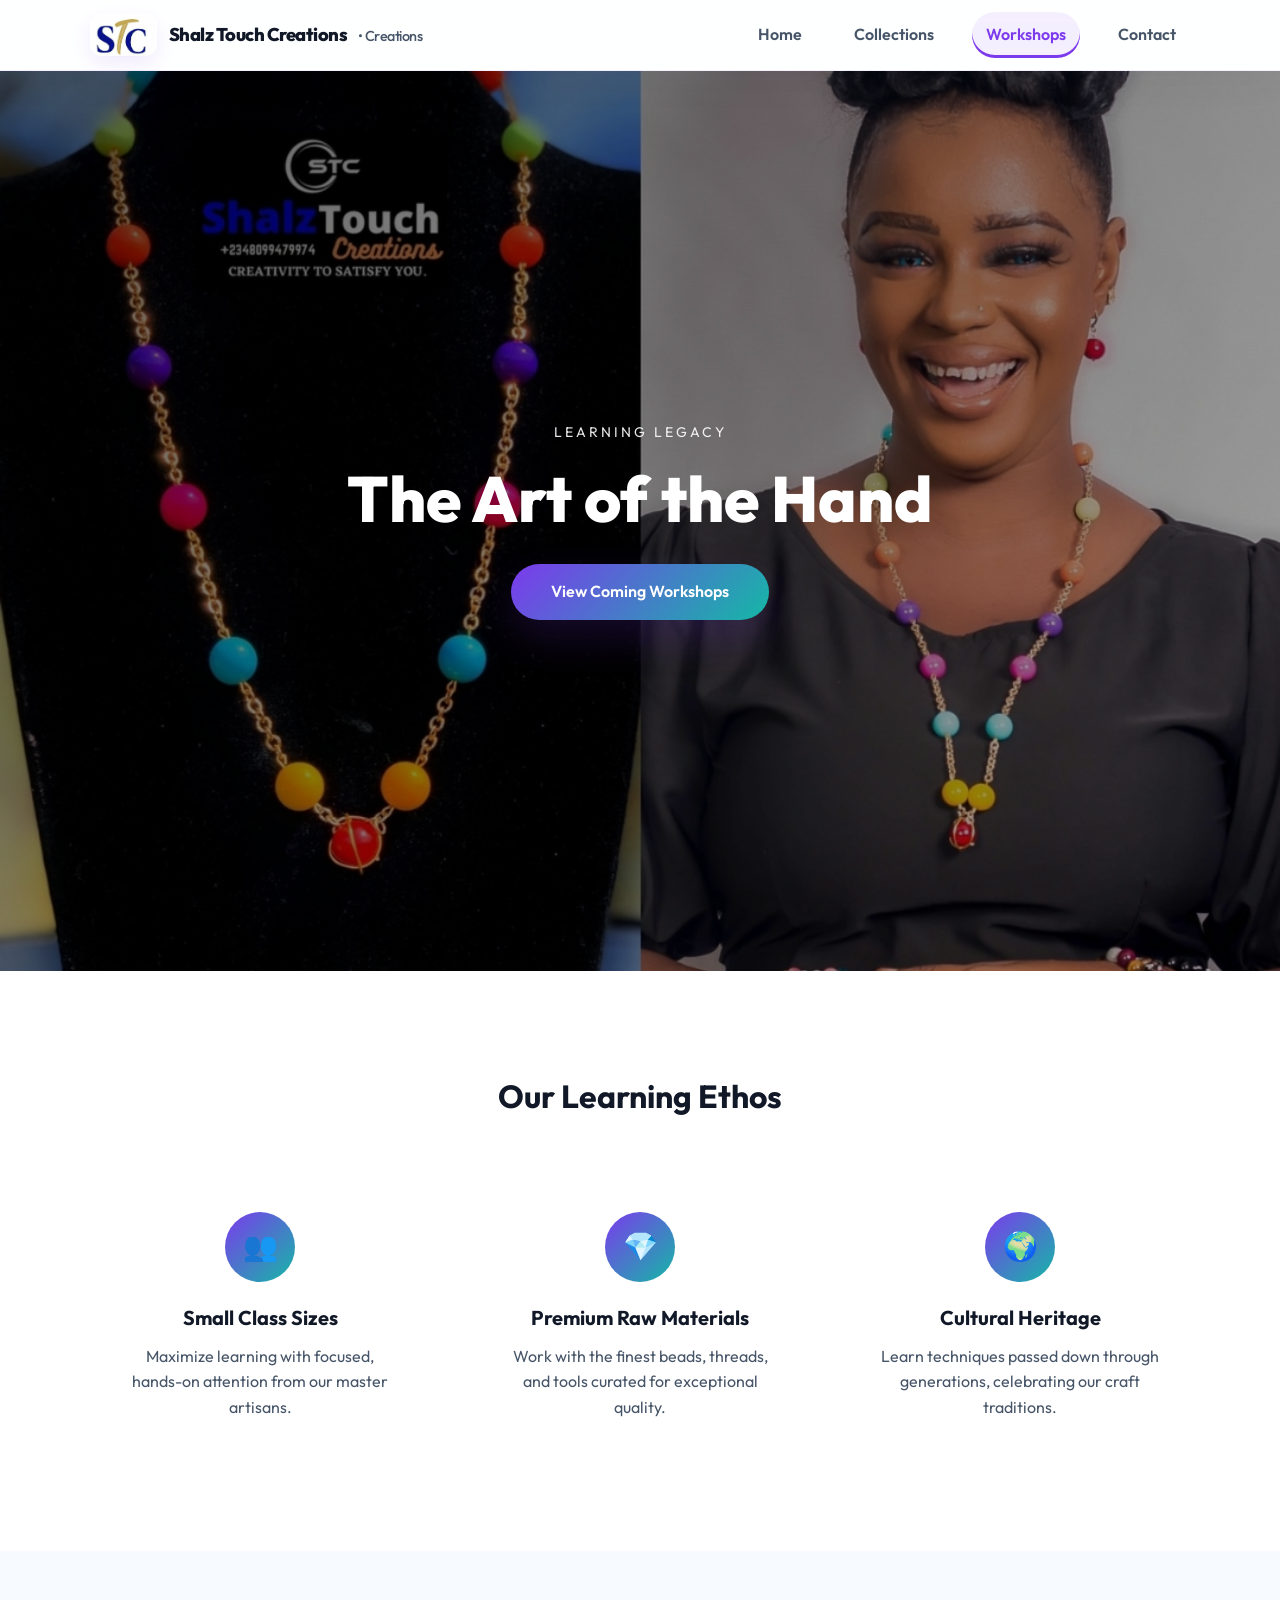
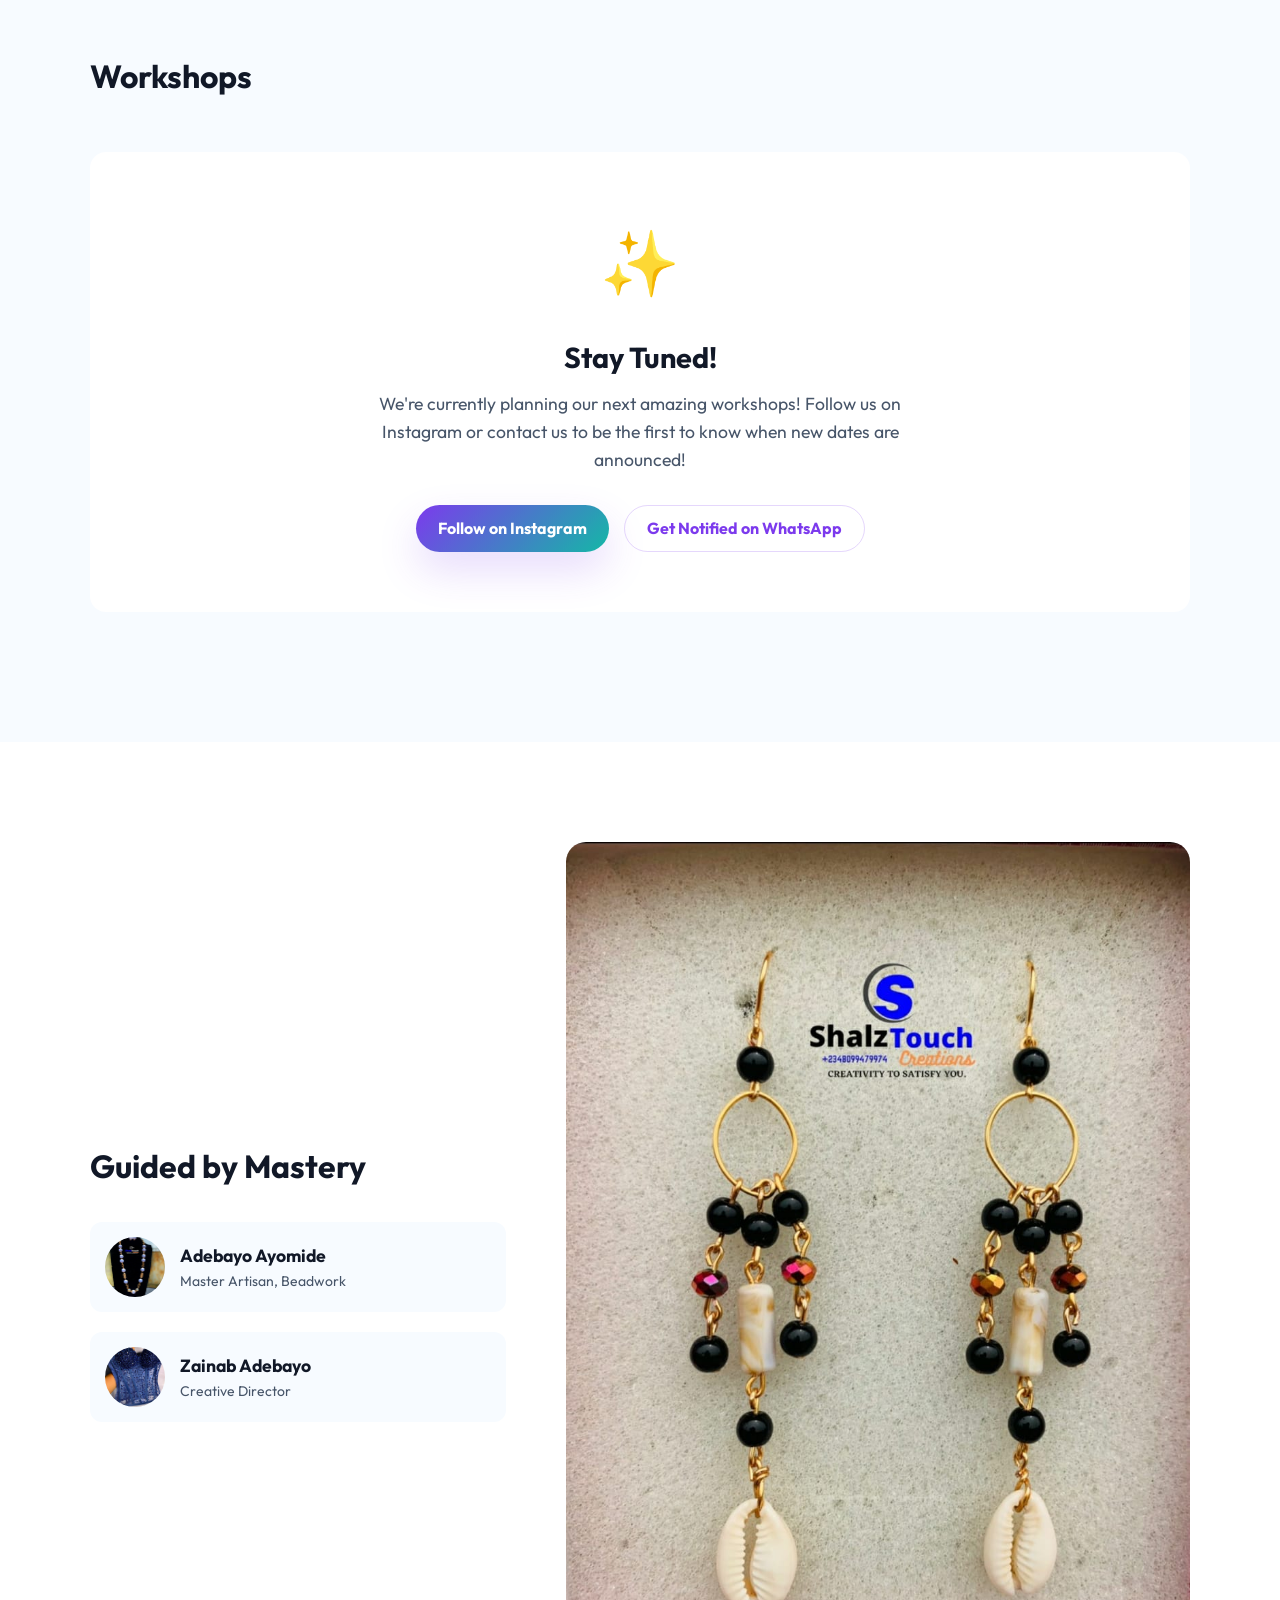
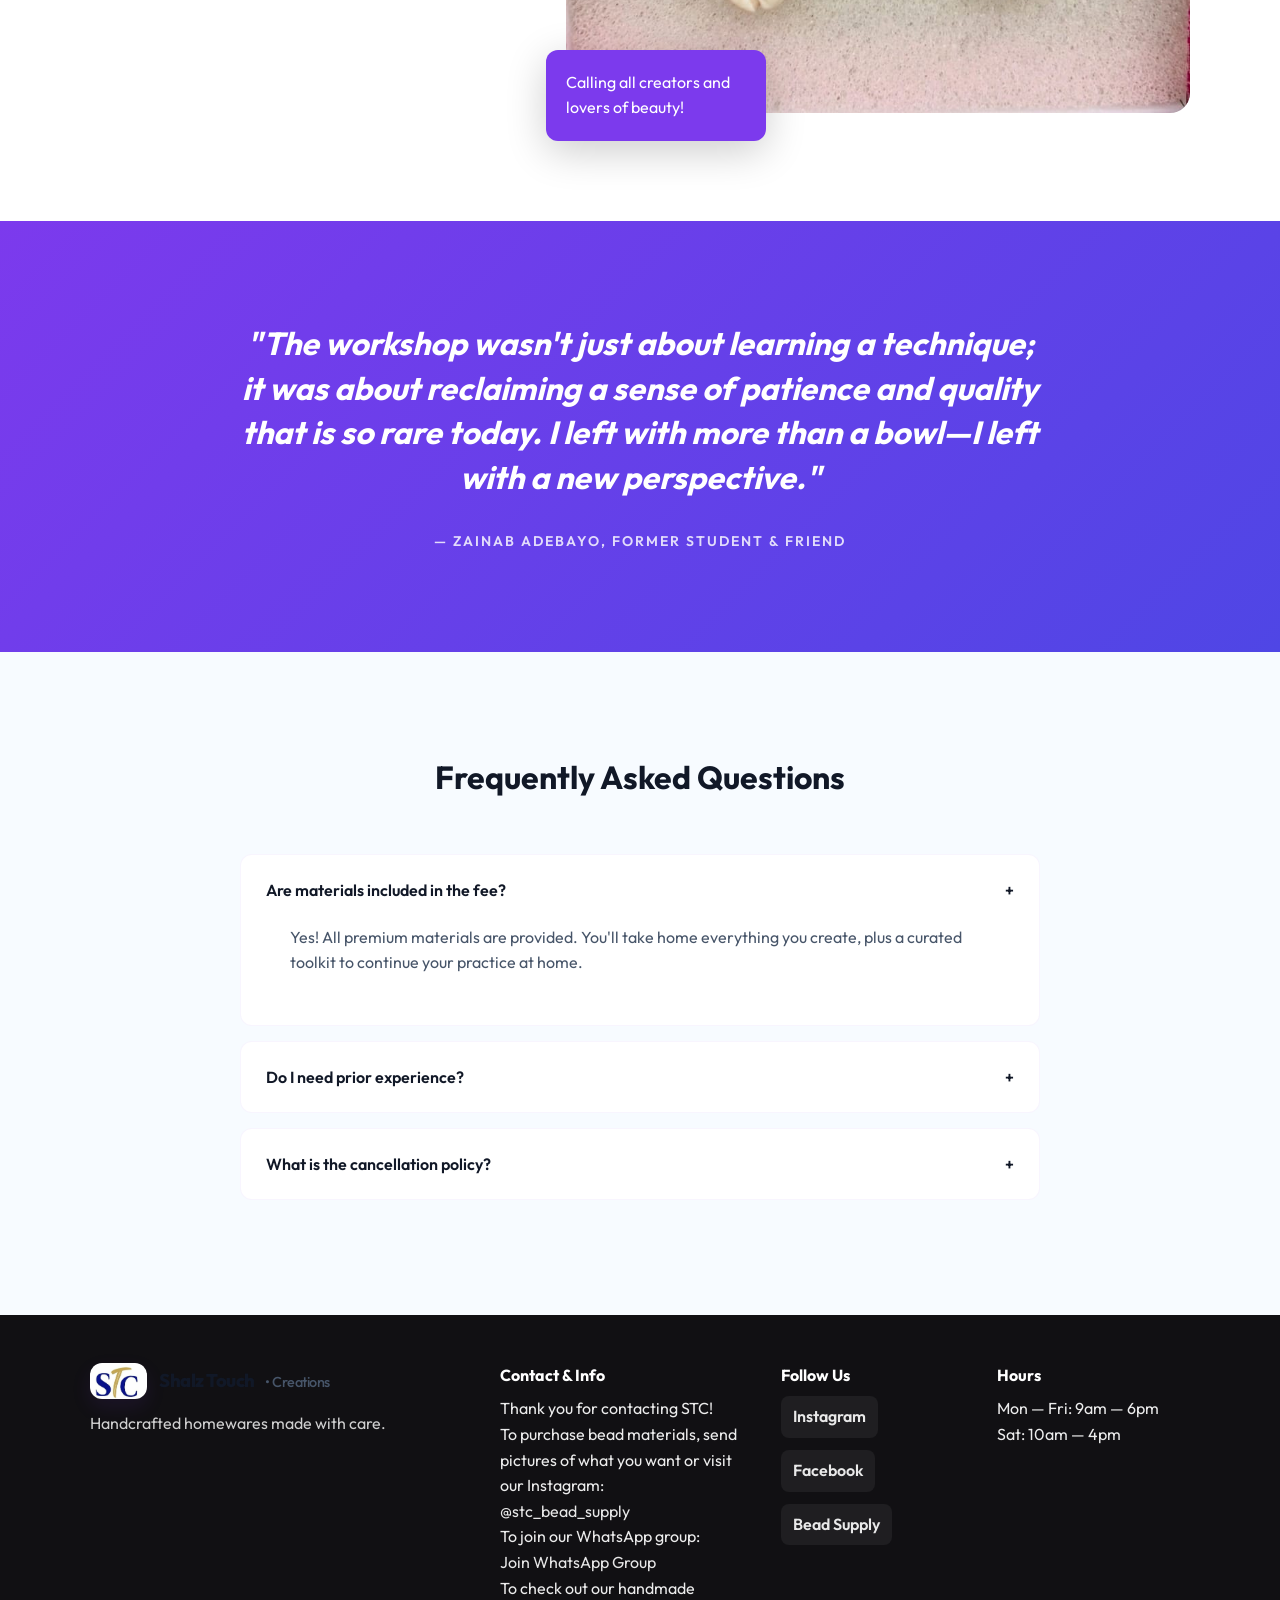
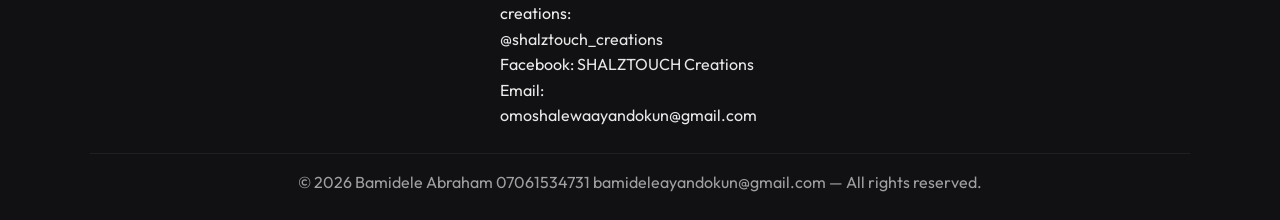
<file: workshop.html>
<!doctype html>
<html lang="en">
  <head>
    <meta charset="UTF-8" />
    <meta name="viewport" content="width=device-width, initial-scale=1.0" />
    <title>Shalz Touch | Workshops</title>

    <link rel="preconnect" href="https://fonts.googleapis.com" />
    <link rel="preconnect" href="https://fonts.gstatic.com" crossorigin />
    <link
      href="https://fonts.googleapis.com/css2?family=Outfit:wght@300;400;500;600;700;800&display=swap"
      rel="stylesheet"
    />

    <link rel="stylesheet" href="style.css" />
    <script src="navigation.js" defer></script>

    <style>
      /* Workshop Page Specific Styles */
      :root {
        --primary-color: #7c3aed;
        --primary-hover: #4f46e5;
        --secondary-color: #14b8a6;
        --bg-color: #f7fbff;
        --text-main: #111827;
        --text-muted: #475569;
        --white: #ffffff;
        --border: rgba(124, 58, 237, 0.1);
      }
      .workshop-hero {
        position: relative;
        min-height: 100vh;
        display: flex;
        align-items: center;
        overflow: hidden;
      }

      .workshop-hero-bg {
        position: absolute;
        top: 0;
        left: 0;
        width: 100%;
        height: 100%;
        object-fit: cover;
      }

      .workshop-hero-overlay {
        position: absolute;
        top: 0;
        left: 0;
        width: 100%;
        height: 100%;
        background: linear-gradient(
          135deg,
          rgba(0, 0, 0, 0.6) 0%,
          rgba(0, 0, 0, 0.3) 100%
        );
      }

      .workshop-hero-content {
        position: relative;
        z-index: 10;
        color: white;
        text-align: center;
        max-width: 800px;
        margin: 0 auto;
        padding: 100px 20px;
      }

      .workshop-hero-content span {
        display: block;
        font-size: 14px;
        letter-spacing: 3px;
        text-transform: uppercase;
        margin-bottom: 20px;
        opacity: 0.9;
      }

      .workshop-hero-content h1 {
        font-size: 4rem;
        font-weight: 800;
        line-height: 1.1;
        margin-bottom: 30px;
      }

      .workshop-hero-content .btn {
        padding: 15px 40px;
        font-size: 16px;
        font-weight: 600;
      }

      /* Learning Ethos Section */
      .learning-ethos {
        padding: 100px 0;
        background: var(--white);
      }

      .learning-ethos .section-header {
        text-align: center;
        margin-bottom: 60px;
      }

      .learning-ethos .section-header h2 {
        font-size: 2rem;
        margin-bottom: 10px;
      }

      .ethos-grid {
        display: grid;
        grid-template-columns: repeat(auto-fit, minmax(280px, 1fr));
        gap: 40px;
      }

      .ethos-card {
        text-align: center;
        padding: 30px;
      }

      .ethos-icon {
        width: 70px;
        height: 70px;
        background: linear-gradient(
          135deg,
          var(--primary-color),
          var(--secondary-color)
        );
        border-radius: 50%;
        display: flex;
        align-items: center;
        justify-content: center;
        margin: 0 auto 20px;
        color: white;
        font-size: 28px;
      }

      .ethos-card h3 {
        font-size: 1.25rem;
        margin-bottom: 10px;
        color: var(--text-main);
      }

      .ethos-card p {
        color: var(--text-muted);
        line-height: 1.6;
      }

      /* Masterclasses Section */
      .masterclasses {
        padding: 100px 0;
        background: var(--bg-color);
      }

      .masterclasses-header {
        display: flex;
        justify-content: space-between;
        align-items: flex-end;
        margin-bottom: 50px;
        flex-wrap: wrap;
        gap: 20px;
      }

      .masterclasses-header h2 {
        font-size: 2rem;
      }

      .masterclass-cards {
        display: grid;
        grid-template-columns: repeat(auto-fit, minmax(320px, 1fr));
        gap: 30px;
      }

      .masterclass-card {
        background: var(--white);
        border-radius: 16px;
        overflow: hidden;
        box-shadow: 0 10px 40px rgba(0, 0, 0, 0.05);
      }

      .masterclass-image {
        height: 220px;
        overflow: hidden;
      }

      .masterclass-image img {
        width: 100%;
        height: 100%;
        object-fit: cover;
        transition: transform 0.5s ease;
      }

      .masterclass-card:hover .masterclass-image img {
        transform: scale(1.05);
      }

      .masterclass-content {
        padding: 25px;
      }

      .masterclass-category {
        display: inline-block;
        font-size: 12px;
        letter-spacing: 2px;
        text-transform: uppercase;
        color: var(--primary-color);
        font-weight: 600;
        margin-bottom: 10px;
      }

      .masterclass-content h3 {
        font-size: 1.25rem;
        margin-bottom: 10px;
        color: var(--text-main);
      }

      .masterclass-meta {
        display: flex;
        gap: 20px;
        margin: 15px 0;
        padding-top: 15px;
        border-top: 1px solid var(--border);
      }

      .masterclass-meta span {
        font-size: 14px;
        color: var(--text-muted);
      }

      .masterclass-actions {
        display: flex;
        gap: 15px;
        margin-top: 20px;
      }

      /* Instructors Section */
      .instructors {
        padding: 100px 0;
        background: var(--white);
      }

      .instructors-container {
        display: grid;
        grid-template-columns: 1fr 1.5fr;
        gap: 60px;
        align-items: center;
      }

      .instructor-list {
        display: flex;
        flex-direction: column;
        gap: 20px;
      }

      .instructor-item {
        display: flex;
        align-items: center;
        gap: 15px;
        padding: 15px;
        background: var(--bg-color);
        border-radius: 12px;
      }

      .instructor-avatar {
        width: 60px;
        height: 60px;
        border-radius: 50%;
        overflow: hidden;
      }

      .instructor-avatar img {
        width: 100%;
        height: 100%;
        object-fit: cover;
      }

      .instructor-info h4 {
        font-size: 1.1rem;
        color: var(--text-main);
      }

      .instructor-info p {
        font-size: 14px;
        color: var(--text-muted);
      }

      .instructors-image-wrapper {
        position: relative;
      }

      .instructors-image-wrapper img {
        width: 100%;
        border-radius: 20px;
      }

      .instructors-callout {
        position: absolute;
        bottom: -20px;
        left: -20px;
        background: var(--primary-color);
        color: white;
        padding: 20px;
        border-radius: 12px;
        max-width: 220px;
        box-shadow: 0 10px 40px rgba(0, 0, 0, 0.2);
      }

      /* Testimonial Section */
      .workshop-testimonial {
        padding: 100px 0;
        background: linear-gradient(
          135deg,
          var(--primary-color) 0%,
          #4f46e5 100%
        );
        color: white;
        text-align: center;
      }

      .testimonial-quote {
        font-size: 2rem;
        font-weight: 700;
        line-height: 1.4;
        max-width: 800px;
        margin: 0 auto 30px;
        color: white;
      }

      .testimonial-author {
        font-size: 14px;
        letter-spacing: 2px;
        text-transform: uppercase;
        opacity: 0.9;
        color: rgba(255, 255, 255, 0.9);
        font-weight: 600;
      }

      /* FAQ Section */
      .workshop-faq {
        padding: 100px 0;
        background: var(--bg-color);
      }

      .faq-item {
        background: var(--white);
        border-radius: 12px;
        margin-bottom: 15px;
        overflow: hidden;
      }

      .faq-question {
        width: 100%;
        padding: 25px;
        display: flex;
        justify-content: space-between;
        align-items: center;
        border: none;
        background: transparent;
        cursor: pointer;
        text-align: left;
        font-size: 1rem;
        font-weight: 600;
        color: var(--text-main);
        transition: all 0.3s ease;
      }

      .faq-question:hover {
        color: var(--primary-color);
      }

      .faq-answer {
        max-height: 0;
        overflow: hidden;
        transition: max-height 0.3s ease;
        padding: 0 25px;
      }

      .faq-item.active .faq-answer {
        max-height: 200px;
        padding-bottom: 25px;
      }

      .faq-answer p {
        color: var(--text-muted);
        line-height: 1.6;
      }

      /* Responsive Styles */
      @media (max-width: 992px) {
        .workshop-hero-content h1 {
          font-size: 2.5rem;
        }

        .instructors-container {
          grid-template-columns: 1fr;
        }
      }

      @media (max-width: 576px) {
        .workshop-hero-content h1 {
          font-size: 2rem;
        }

        .masterclass-actions {
          flex-direction: column;
        }

        .instructors-callout {
          position: relative;
          bottom: auto;
          left: auto;
          margin-top: 20px;
          max-width: 100%;
        }
      }
    </style>
  </head>

  <body>
    <!-- Header -->
    <header class="header">
      <div class="container navbar">
        <a href="index.html" class="logo-container">
          <img src="images/logo.jpg" alt="Shalz Touch Logo" class="logo-img" />
          <span class="logo-text">Shalz Touch Creations</span>
        </a>

        <!-- Mobile Menu Toggle Button -->
        <button class="mobile-nav-toggle" aria-label="Toggle Navigation" aria-expanded="false">
          <svg class="hamburger-icon" width="24" height="24" viewBox="0 0 24 24" fill="none" stroke="currentColor" stroke-width="2.5" stroke-linecap="round" stroke-linejoin="round">
            <line x1="3" y1="12" x2="21" y2="12"></line>
            <line x1="3" y1="6" x2="21" y2="6"></line>
            <line x1="3" y1="18" x2="21" y2="18"></line>
          </svg>
          <svg class="close-icon" width="24" height="24" viewBox="0 0 24 24" fill="none" stroke="currentColor" stroke-width="2.5" stroke-linecap="round" stroke-linejoin="round">
            <line x1="18" y1="6" x2="6" y2="18"></line>
            <line x1="6" y1="6" x2="18" y2="18"></line>
          </svg>
        </button>

        <nav class="nav-menu">
          <a href="index.html#home" class="nav-link">Home</a>
          <a href="collection.html" class="nav-link">Collections</a>
          <a href="workshop.html" class="nav-link active">Workshops</a>
          <a href="contact.html" class="nav-link">Contact</a>
        </nav>
      </div>
    </header>

    <!-- Hero Section -->
    <section class="workshop-hero">
      <img
        src="images/WhatsApp Image 2026-06-16 at 20.52.51.jpeg"
        alt="Workshop Hero"
        class="workshop-hero-bg"
      />
      <div class="workshop-hero-overlay"></div>

      <div class="container">
        <div class="workshop-hero-content">
          <span>Learning Legacy</span>
          <h1>The Art of the Hand</h1>
          <a href="#masterclasses" class="btn btn-primary"
            >View Coming Workshops</a
          >
        </div>
      </div>
    </section>

    <!-- Learning Ethos Section -->
    <section class="learning-ethos">
      <div class="container">
        <div class="section-header">
          <h2>Our Learning Ethos</h2>
        </div>

        <div class="ethos-grid">
          <div class="ethos-card">
            <div class="ethos-icon">👥</div>
            <h3>Small Class Sizes</h3>
            <p>
              Maximize learning with focused, hands-on attention from our master
              artisans.
            </p>
          </div>

          <div class="ethos-card">
            <div class="ethos-icon">💎</div>
            <h3>Premium Raw Materials</h3>
            <p>
              Work with the finest beads, threads, and tools curated for
              exceptional quality.
            </p>
          </div>

          <div class="ethos-card">
            <div class="ethos-icon">🌍</div>
            <h3>Cultural Heritage</h3>
            <p>
              Learn techniques passed down through generations, celebrating our
              craft traditions.
            </p>
          </div>
        </div>
      </div>
    </section>

    <!-- Masterclasses Section -->
    <section class="masterclasses" id="masterclasses">
      <div class="container">
        <div class="masterclasses-header">
          <h2>Workshops</h2>
          <!-- Navigation Buttons Hidden Temporarily 
          <div style="display: flex; gap: 10px">
            <button
              style="
                width: 40px;
                height: 40px;
                border-radius: 50%;
                border: 1px solid var(--border);
                background: white;
                cursor: pointer;
              "
            >
              &larr;
            </button>
            <button
              style="
                width: 40px;
                height: 40px;
                border-radius: 50%;
                border: 1px solid var(--border);
                background: white;
                cursor: pointer;
              "
            >
              &rarr;
            </button>
          </div>
          -->
        </div>

        <!-- Temporary: No Upcoming Workshops Message -->
        <div
          style="
            text-align: center;
            padding: 60px 20px;
            background: white;
            border-radius: 16px;
            margin-bottom: 30px;
          "
        >
          <div style="font-size: 4rem; margin-bottom: 20px">✨</div>
          <h2
            style="
              color: var(--text-main);
              margin-bottom: 10px;
              font-size: 1.8rem;
            "
          >
            Stay Tuned!
          </h2>
          <p
            style="
              color: var(--text-muted);
              font-size: 1.1rem;
              margin-bottom: 30px;
              max-width: 600px;
              margin-left: auto;
              margin-right: auto;
            "
          >
            We're currently planning our next amazing workshops! Follow us on
            Instagram or contact us to be the first to know when new dates are
            announced!
          </p>
          <div
            style="
              display: flex;
              gap: 15px;
              justify-content: center;
              flex-wrap: wrap;
            "
          >
            <a
              href="https://www.instagram.com/shalztouch_creations"
              target="_blank"
              rel="noopener noreferrer"
              class="btn btn-primary"
            >
              Follow on Instagram
            </a>
            <a
              href="https://wa.me/2348099479974?text=Hi! I'd like to be notified about upcoming workshops."
              target="_blank"
              rel="noopener noreferrer"
              class="btn btn-outline"
            >
              Get Notified on WhatsApp
            </a>
          </div>
        </div>

        <!-- Workshop Cards (Hidden Temporarily - Remove this comment and display:none to show again -->
        <div class="masterclass-cards" style="display: none">
          <div class="masterclass-card">
            <div class="masterclass-image">
              <img
                src="images/WhatsApp Image 2026-06-16 at 20.55.39.jpeg"
                alt="Advanced Beadwork"
              />
            </div>
            <div class="masterclass-content">
              <span class="masterclass-category">Beadwork</span>
              <h3>Advanced Beadwork Masterclass</h3>
              <div class="masterclass-meta">
                <span>📅 July 20-21</span>
                <span>⏱️ 10am-4pm</span>
              </div>
              <div class="masterclass-actions">
                <a
                  href="https://wa.me/2348099479974?text=Hi! I'm interested in getting more info about the Advanced Beadwork Masterclass on July 20-21."
                  target="_blank"
                  rel="noopener noreferrer"
                  class="btn btn-outline btn-sm"
                  >Get Info</a
                >
                <a
                  href="https://wa.me/2348099479974?text=Hi! I'd like to reserve a spot for the Advanced Beadwork Masterclass on July 20-21."
                  target="_blank"
                  rel="noopener noreferrer"
                  class="btn btn-primary btn-sm"
                  >Reserve Your Spot</a
                >
              </div>
            </div>
          </div>

          <div class="masterclass-card">
            <div class="masterclass-image">
              <img
                src="images/WhatsApp Image 2026-06-16 at 20.55.40 (1).jpeg"
                alt="Textile Weaving"
              />
            </div>
            <div class="masterclass-content">
              <span class="masterclass-category">Textiles</span>
              <h3>Sustainable Textile Weaving</h3>
              <div class="masterclass-meta">
                <span>📅 August 5-6</span>
                <span>⏱️ 11am-5pm</span>
              </div>
              <div class="masterclass-actions">
                <a
                  href="https://wa.me/2348099479974?text=Hi! I'm interested in getting more info about the Sustainable Textile Weaving workshop on August 5-6."
                  target="_blank"
                  rel="noopener noreferrer"
                  class="btn btn-outline btn-sm"
                  >Get Info</a
                >
                <a
                  href="https://wa.me/2348099479974?text=Hi! I'd like to reserve a spot for the Sustainable Textile Weaving workshop on August 5-6."
                  target="_blank"
                  rel="noopener noreferrer"
                  class="btn btn-primary btn-sm"
                  >Reserve Your Spot</a
                >
              </div>
            </div>
          </div>

          <div class="masterclass-card">
            <div class="masterclass-image">
              <img
                src="images/WhatsApp Image 2026-06-16 at 20.52.52.jpeg"
                alt="Ceramic Forms"
              />
            </div>
            <div class="masterclass-content">
              <span class="masterclass-category">Ceramics</span>
              <h3>Ceramic Forms & Soul</h3>
              <div class="masterclass-meta">
                <span>📅 August 17-18</span>
                <span>⏱️ 10am-4pm</span>
              </div>
              <div class="masterclass-actions">
                <a
                  href="https://wa.me/2348099479974?text=Hi! I'm interested in getting more info about the Ceramic Forms & Soul workshop on August 17-18."
                  target="_blank"
                  rel="noopener noreferrer"
                  class="btn btn-outline btn-sm"
                  >Get Info</a
                >
                <a
                  href="https://wa.me/2348099479974?text=Hi! I'd like to reserve a spot for the Ceramic Forms & Soul workshop on August 17-18."
                  target="_blank"
                  rel="noopener noreferrer"
                  class="btn btn-primary btn-sm"
                  >Reserve Your Spot</a
                >
              </div>
            </div>
          </div>
        </div>
      </div>
    </section>

    <!-- Instructors Section -->
    <section class="instructors">
      <div class="container">
        <div class="instructors-container">
          <div>
            <h2 style="font-size: 2rem; margin-bottom: 30px">
              Guided by Mastery
            </h2>
            <div class="instructor-list">
              <div class="instructor-item">
                <div class="instructor-avatar">
                  <img
                    src="images/WhatsApp Image 2026-06-16 at 20.55.10.jpeg"
                    alt="Elena"
                  />
                </div>
                <div class="instructor-info">
                  <h4>Adebayo Ayomide</h4>
                  <p>Master Artisan, Beadwork</p>
                </div>
              </div>

              <div class="instructor-item">
                <div class="instructor-avatar">
                  <img
                    src="images/WhatsApp Image 2026-06-16 at 20.55.39 (1).jpeg"
                    alt="Julian"
                  />
                </div>
                <div class="instructor-info">
                  <h4>Zainab Adebayo</h4>
                  <p>Creative Director</p>
                </div>
              </div>
            </div>
          </div>

          <div class="instructors-image-wrapper">
            <img
              src="images/WhatsApp Image 2026-06-16 at 20.55.40.jpeg"
              alt="Instructors"
            />
            <div class="instructors-callout">
              <p>Calling all creators and lovers of beauty!</p>
            </div>
          </div>
        </div>
      </div>
    </section>

    <!-- Testimonial Section -->
    <section class="workshop-testimonial">
      <div class="container">
        <p class="testimonial-quote">
          "The workshop wasn't just about learning a technique; it was about
          reclaiming a sense of patience and quality that is so rare today. I
          left with more than a bowl—I left with a new perspective."
        </p>
        <p class="testimonial-author">
          — Zainab Adebayo, Former Student & Friend
        </p>
      </div>
    </section>

    <!-- FAQ Section -->
    <section class="workshop-faq">
      <div class="container">
        <h2 style="text-align: center; margin-bottom: 50px; font-size: 2rem">
          Frequently Asked Questions
        </h2>

        <div style="max-width: 800px; margin: 0 auto">
          <div class="faq-item active">
            <button class="faq-question" onclick="toggleFaq(this)">
              Are materials included in the fee?
              <span>+</span>
            </button>
            <div class="faq-answer">
              <p>
                Yes! All premium materials are provided. You'll take home
                everything you create, plus a curated toolkit to continue your
                practice at home.
              </p>
            </div>
          </div>

          <div class="faq-item">
            <button class="faq-question" onclick="toggleFaq(this)">
              Do I need prior experience?
              <span>+</span>
            </button>
            <div class="faq-answer">
              <p>
                Not at all. Our workshops are designed for all skill levels,
                from complete beginners to advanced artisans looking to refine
                their technique.
              </p>
            </div>
          </div>

          <div class="faq-item">
            <button class="faq-question" onclick="toggleFaq(this)">
              What is the cancellation policy?
              <span>+</span>
            </button>
            <div class="faq-answer">
              <p>
                Full refunds are available up to 7 days before the workshop.
                After that, we offer credit towards a future workshop or a 50%
                refund.
              </p>
            </div>
          </div>
        </div>
      </div>
    </section>

    <!-- Footer -->
    <footer class="site-footer">
      <div class="container footer-grid">
        <div class="footer-brand">
          <a href="index.html" class="logo-container">
            <img
              src="images/logo.jpg"
              alt="Shalz Touch Logo"
              class="logo-img"
            />
            <span class="logo-text">Shalz Touch</span>
          </a>
          <p class="footer-desc">Handcrafted homewares made with care.</p>
        </div>

        <div class="footer-contact">
          <h4>Contact & Info</h4>
          <p>Thank you for contacting STC!</p>
          <p>
            To purchase bead materials, send pictures of what you want or visit
            our Instagram:
            <br />
            <a
              href="https://www.instagram.com/stc_bead_supply"
              target="_blank"
              rel="noopener noreferrer"
            >
              @stc_bead_supply
            </a>
          </p>
          <p>
            To join our WhatsApp group:
            <br />
            <a
              href="https://chat.whatsapp.com/FZWHW0nlH484iBBQsxRqds"
              target="_blank"
              rel="noopener noreferrer"
            >
              Join WhatsApp Group
            </a>
          </p>
          <p>
            To check out our handmade creations:
            <br />
            <a
              href="https://www.instagram.com/shalztouch_creations"
              target="_blank"
              rel="noopener noreferrer"
            >
              @shalztouch_creations
            </a>
          </p>
          <p>
            Facebook:
            <a
              href="https://www.facebook.com/SHALZTOUCH/"
              target="_blank"
              rel="noopener noreferrer"
            >
              SHALZTOUCH Creations
            </a>
          </p>
          <p>
            Email:
            <a href="mailto:omoshalewaayandokun@gmail.com">
              omoshalewaayandokun@gmail.com
            </a>
          </p>
        </div>

        <div class="footer-social">
          <h4>Follow Us</h4>
          <div class="social-links">
            <a
              href="https://www.instagram.com/shalztouch_creations"
              class="social-link"
              target="_blank"
              rel="noopener noreferrer"
            >
              Instagram
            </a>
            <a
              href="https://www.facebook.com/SHALZTOUCH/"
              class="social-link"
              target="_blank"
              rel="noopener noreferrer"
            >
              Facebook
            </a>
            <a
              href="https://www.instagram.com/stc_bead_supply"
              class="social-link"
              target="_blank"
              rel="noopener noreferrer"
            >
              Bead Supply
            </a>
          </div>
        </div>

        <div class="footer-hours">
          <h4>Hours</h4>
          <p>Mon — Fri: 9am — 6pm</p>
          <p>Sat: 10am — 4pm</p>
        </div>
      </div>
      <div class="container footer-bottom">
        <p>
          &copy; 2026 Bamidele Abraham 07061534731 bamideleayandokun@gmail.com —
          All rights reserved.
        </p>
      </div>
    </footer>

    <script>
      function toggleFaq(button) {
        const faqItem = button.parentElement;
        faqItem.classList.toggle("active");
      }
    </script>
  </body>
</html>
</file>
<file: style.css>
/* ==========================================
   SIMPLE, MODERN & LEARNABLE STYLESHEET
   ========================================== */

/*
  1. DESIGN TOKENS (CSS VARIABLES)
  Using variables makes it easy to change colors/spacing in one place.
  We use standard slate/indigo theme which is very premium but simple.
*/
:root {
    /* Colors */
    --primary-color: #7c3aed; /* Rich violet */
    --primary-hover: #4338ca; /* Deep indigo hover */
    --secondary-color: #14b8a6; /* Fresh teal accent */
    --bg-color: #f7fbff; /* Soft sky blue background */
    --text-main: #111827; /* Dark slate text */
    --text-muted: #475569; /* Cool grey for subtitles */
    --white: #ffffff;

    /* Layout & Spacing */
    --max-width: 1100px;
    --border-radius: 12px;
    --transition-speed: 0.3s;
}

/*
  2. BASE RESET
  Clearing default browser margins and setting box-sizing for predictable layouts.
*/
* {
    margin: 0;
    padding: 0;
    box-sizing: border-box;
}

body {
    font-family:
        "Outfit",
        -apple-system,
        BlinkMacSystemFont,
        "Segoe UI",
        Roboto,
        sans-serif;
    background-color: var(--bg-color);
    color: var(--text-main);
    line-height: 1.6;
    overflow-x: hidden;
}

/*
  3. LAYOUT UTILITIES
  Containers help keep our design centered and neat on wide screens.
*/
.container {
    width: 90%;
    max-width: var(--max-width);
    margin: 0 auto; /* Centers the container horizontally */
}

/*
  4. HEADER & NAVIGATION
  Using Flexbox to align the logo on the left and navigation links on the right.
*/
.header {
    background: rgba(255, 255, 255, 0.88);
    backdrop-filter: blur(16px);
    position: sticky;
    top: 0;
    z-index: 100;
    border-bottom: 1px solid rgba(124, 58, 237, 0.08);
    padding: 12px 0;
    box-shadow: 0 10px 40px rgba(15, 23, 42, 0.04);
}

.navbar {
    display: flex;
    justify-content: space-between;
    align-items: center;
    gap: 24px;
}

/* Logo styling */
.logo-container {
    display: flex;
    align-items: center;
    gap: 12px;
    text-decoration: none;
    color: var(--text-main);
    font-weight: 700;
}

.logo-img {
    height: 42px;
    width: auto;
    border-radius: 12px;
    object-fit: cover;
    box-shadow: 0 8px 20px rgba(124, 58, 237, 0.1);
}

.logo-text {
    font-size: 1.15rem;
    font-weight: 800;
    letter-spacing: -0.5px;
}

.logo-text::after {
    content: " • Creations";
    font-size: 0.9rem;
    font-weight: 500;
    color: var(--text-muted);
    margin-left: 8px;
}

/* Navigation Links */
.nav-menu {
    display: flex;
    gap: 24px;
    align-items: center;
}

.nav-link {
    text-decoration: none;
    color: var(--text-muted);
    font-weight: 600;
    padding: 10px 14px;
    border-radius: 999px;
    transition: all var(--transition-speed) ease;
}

.header-dashboard {
    margin-top: 18px;
    display: grid;
    grid-template-columns: repeat(3, minmax(0, 1fr));
    gap: 16px;
    padding: 18px 0 0;
    border-top: 1px solid rgba(124, 58, 237, 0.08);
}

.dashboard-card {
    display: flex;
    align-items: center;
    gap: 14px;
    background: rgba(255, 255, 255, 0.96);
    padding: 16px 18px;
    border-radius: 18px;
    box-shadow: 0 14px 35px rgba(124, 58, 237, 0.06);
    border: 1px solid rgba(124, 58, 237, 0.1);
}

.dashboard-icon {
    display: inline-flex;
    align-items: center;
    justify-content: center;
    width: 42px;
    height: 42px;
    border-radius: 50%;
    background: rgba(124, 58, 237, 0.12);
    color: var(--primary-color);
    font-size: 1.1rem;
}

.dashboard-label {
    font-size: 0.92rem;
    color: var(--text-muted);
    margin-bottom: 4px;
}

.dashboard-value {
    font-size: 1rem;
    font-weight: 700;
    color: var(--text-main);
    margin: 0;
}

.nav-link:hover,
.nav-link.active {
    color: var(--primary-color);
    background: rgba(124, 58, 237, 0.08);
}

.nav-link.active {
    box-shadow: inset 0 -3px 0 0 var(--primary-color);
}

.nav-action {
    display: flex;
    align-items: center;
}

.btn {
    display: inline-flex;
    align-items: center;
    justify-content: center;
    padding: 10px 22px;
    border-radius: 999px;
    font-weight: 700;
    text-decoration: none;
    transition: all var(--transition-speed) ease;
    cursor: pointer;
}

.btn-primary {
    background: linear-gradient(
        135deg,
        var(--primary-color),
        var(--secondary-color)
    );
    color: var(--white);
    box-shadow: 0 18px 40px rgba(124, 58, 237, 0.18);
}

.btn-primary:hover {
    transform: translateY(-2px);
    opacity: 0.96;
}

.btn-outline {
    background-color: transparent;
    color: var(--primary-color);
    border: 1px solid rgba(124, 58, 237, 0.2);
}

.btn-outline:hover {
    background-color: rgba(124, 58, 237, 0.08);
    color: var(--primary-color);
}

.btn-secondary {
    background-color: #f8fafc;
    color: var(--text-main);
    border: 1px solid rgba(15, 23, 42, 0.08);
}

.btn-secondary:hover {
    background-color: #edf2ff;
}

/*
  6. HERO/MAIN SECTION — FULL-SCREEN CINEMATIC REDESIGN
  Background image slideshow with glassmorphism content overlay and animations.
*/
.hero-section {
    position: relative;
    width: 100%;
    min-height: 100vh;
    display: flex;
    align-items: center;
    overflow: hidden;
    background: #0a0a0f;
}

/* ---- Background Image Slideshow ---- */
.hero-bg-slideshow {
    position: absolute;
    inset: 0;
    z-index: 0;
}

.hero-bg-slide {
    position: absolute;
    inset: 0;
    width: 100%;
    height: 100%;
    object-fit: cover;
    opacity: 0;
    transition: opacity 1.4s ease-in-out;
    will-change: opacity, transform;
    animation: heroKenBurns 18s ease-in-out infinite alternate;
}

.hero-bg-slide.active {
    opacity: 1;
}

@keyframes heroKenBurns {
    0% {
        transform: scale(1) translate(0, 0);
    }
    100% {
        transform: scale(1.08) translate(-1%, -1%);
    }
}

/* ---- Dark gradient overlay ---- */
.hero-overlay {
    position: absolute;
    inset: 0;
    z-index: 1;
    background: linear-gradient(
        135deg,
        rgba(10, 10, 18, 0.82) 0%,
        rgba(20, 12, 40, 0.7) 40%,
        rgba(124, 58, 237, 0.2) 100%
    );
    backdrop-filter: saturate(1.2);
}

/* ---- Floating Particles ---- */
.hero-particles {
    position: absolute;
    inset: 0;
    z-index: 2;
    pointer-events: none;
    overflow: hidden;
}

.particle {
    position: absolute;
    border-radius: 50%;
    opacity: 0;
    animation: particleFloat 8s ease-in-out infinite;
}

.particle-1 {
    width: 6px;
    height: 6px;
    background: rgba(124, 58, 237, 0.6);
    top: 20%;
    left: 10%;
    animation-delay: 0s;
    animation-duration: 7s;
}
.particle-2 {
    width: 4px;
    height: 4px;
    background: rgba(20, 184, 166, 0.5);
    top: 60%;
    left: 80%;
    animation-delay: 1.5s;
    animation-duration: 9s;
}
.particle-3 {
    width: 8px;
    height: 8px;
    background: rgba(255, 255, 255, 0.15);
    top: 30%;
    left: 70%;
    animation-delay: 3s;
    animation-duration: 11s;
}
.particle-4 {
    width: 5px;
    height: 5px;
    background: rgba(124, 58, 237, 0.4);
    top: 75%;
    left: 25%;
    animation-delay: 2s;
    animation-duration: 8s;
}
.particle-5 {
    width: 3px;
    height: 3px;
    background: rgba(20, 184, 166, 0.6);
    top: 15%;
    left: 55%;
    animation-delay: 4s;
    animation-duration: 10s;
}
.particle-6 {
    width: 7px;
    height: 7px;
    background: rgba(255, 255, 255, 0.1);
    top: 50%;
    left: 40%;
    animation-delay: 5s;
    animation-duration: 12s;
}

@keyframes particleFloat {
    0%,
    100% {
        opacity: 0;
        transform: translateY(0) scale(0.5);
    }
    20% {
        opacity: 1;
    }
    80% {
        opacity: 0.6;
    }
    50% {
        transform: translateY(-60px) scale(1.2);
        opacity: 0.8;
    }
}

/* ---- Hero Content Wrapper ---- */
.hero-content-wrapper {
    position: relative;
    z-index: 3;
    display: flex;
    align-items: center;
    min-height: 100vh;
    padding: 120px 0 80px;
}

.hero-content {
    max-width: 680px;
}

/* ---- Badge ---- */
.hero-section .badge {
    display: inline-flex;
    align-items: center;
    gap: 10px;
    background: rgba(255, 255, 255, 0.08);
    backdrop-filter: blur(12px);
    -webkit-backdrop-filter: blur(12px);
    border: 1px solid rgba(255, 255, 255, 0.12);
    color: var(--secondary-color);
    padding: 10px 20px;
    border-radius: 999px;
    font-size: 0.88rem;
    font-weight: 600;
    margin-bottom: 24px;
    letter-spacing: 0.06em;
    text-transform: uppercase;
}

.badge-dot {
    width: 8px;
    height: 8px;
    border-radius: 50%;
    background: var(--secondary-color);
    animation: dotPulse 2s ease-in-out infinite;
    flex-shrink: 0;
}

@keyframes dotPulse {
    0%,
    100% {
        opacity: 1;
        transform: scale(1);
    }
    50% {
        opacity: 0.4;
        transform: scale(0.6);
    }
}

/* ---- Hero Title ---- */
.hero-section .hero-title {
    font-size: clamp(2.8rem, 5.5vw, 4.4rem);
    line-height: 1.05;
    font-weight: 800;
    margin-bottom: 22px;
    letter-spacing: -1.5px;
    color: #ffffff;
    text-shadow: 0 4px 30px rgba(0, 0, 0, 0.3);
}

.hero-section .hero-title .highlight {
    background: linear-gradient(
        135deg,
        var(--primary-color),
        var(--secondary-color)
    );
    -webkit-background-clip: text;
    -webkit-text-fill-color: transparent;
    background-clip: text;
}

/* ---- Hero Subtitle ---- */
.hero-section .hero-subtitle {
    font-size: 1.12rem;
    color: rgba(255, 255, 255, 0.72);
    margin-bottom: 32px;
    max-width: 520px;
    line-height: 1.7;
}

/* ---- Hero Buttons ---- */
.hero-section .hero-actions {
    display: flex;
    gap: 16px;
    flex-wrap: wrap;
    margin-bottom: 40px;
}

.btn-hero-primary {
    display: inline-flex;
    align-items: center;
    gap: 10px;
    padding: 14px 30px;
    border-radius: 999px;
    font-weight: 700;
    font-size: 0.98rem;
    text-decoration: none;
    color: #fff;
    background: linear-gradient(
        135deg,
        var(--primary-color),
        var(--secondary-color)
    );
    box-shadow:
        0 0 30px rgba(124, 58, 237, 0.35),
        0 8px 24px rgba(124, 58, 237, 0.2);
    transition: all 0.35s ease;
    cursor: pointer;
    border: none;
}

.btn-hero-primary:hover {
    transform: translateY(-3px);
    box-shadow:
        0 0 45px rgba(124, 58, 237, 0.5),
        0 12px 32px rgba(124, 58, 237, 0.3);
}

.btn-hero-primary svg {
    transition: transform 0.3s ease;
}

.btn-hero-primary:hover svg {
    transform: translateX(4px);
}

.btn-hero-glass {
    display: inline-flex;
    align-items: center;
    gap: 8px;
    padding: 14px 30px;
    border-radius: 999px;
    font-weight: 700;
    font-size: 0.98rem;
    text-decoration: none;
    color: rgba(255, 255, 255, 0.9);
    background: rgba(255, 255, 255, 0.08);
    backdrop-filter: blur(12px);
    -webkit-backdrop-filter: blur(12px);
    border: 1px solid rgba(255, 255, 255, 0.15);
    transition: all 0.35s ease;
    cursor: pointer;
}

.btn-hero-glass:hover {
    background: rgba(255, 255, 255, 0.14);
    border-color: rgba(255, 255, 255, 0.28);
    transform: translateY(-2px);
}

/* ---- Hero Stats Bar ---- */
.hero-stats {
    display: inline-flex;
    align-items: center;
    gap: 0;
    background: rgba(255, 255, 255, 0.06);
    backdrop-filter: blur(16px);
    -webkit-backdrop-filter: blur(16px);
    border: 1px solid rgba(255, 255, 255, 0.1);
    border-radius: 20px;
    padding: 16px 6px;
    flex-wrap: wrap;
}

.hero-stat {
    display: flex;
    flex-direction: column;
    align-items: center;
    padding: 0 24px;
    gap: 4px;
}

.hero-stat strong {
    font-size: 1.25rem;
    color: #ffffff;
    font-weight: 800;
}

.hero-stat span {
    font-size: 0.8rem;
    color: rgba(255, 255, 255, 0.55);
    font-weight: 500;
    text-transform: uppercase;
    letter-spacing: 0.06em;
}

.hero-stat-divider {
    width: 1px;
    height: 36px;
    background: rgba(255, 255, 255, 0.12);
    flex-shrink: 0;
}

/* ---- Scroll Indicator ---- */
.hero-scroll-indicator {
    position: absolute;
    bottom: 32px;
    left: 50%;
    transform: translateX(-50%);
    z-index: 4;
    display: flex;
    flex-direction: column;
    align-items: center;
    gap: 8px;
}

.hero-scroll-indicator span {
    font-size: 0.72rem;
    color: rgba(255, 255, 255, 0.4);
    text-transform: uppercase;
    letter-spacing: 0.18em;
    font-weight: 600;
}

.scroll-line {
    width: 1px;
    height: 40px;
    background: linear-gradient(
        to bottom,
        rgba(255, 255, 255, 0.5),
        transparent
    );
    animation: scrollPulse 2s ease-in-out infinite;
}

@keyframes scrollPulse {
    0%,
    100% {
        opacity: 0.3;
        transform: scaleY(0.6);
    }
    50% {
        opacity: 1;
        transform: scaleY(1);
    }
}

/* ---- Staggered Entrance Animations ---- */
.hero-animate {
    opacity: 0;
    transform: translateY(30px);
    animation: heroFadeUp 0.8s ease-out forwards;
}

.hero-animate-1 {
    animation-delay: 0.3s;
}
.hero-animate-2 {
    animation-delay: 0.55s;
}
.hero-animate-3 {
    animation-delay: 0.8s;
}
.hero-animate-4 {
    animation-delay: 1.05s;
}
.hero-animate-5 {
    animation-delay: 1.3s;
}

@keyframes heroFadeUp {
    to {
        opacity: 1;
        transform: translateY(0);
    }
}

/*
  8. PRODUCT GALLERY GRID
  Using CSS Grid to create a flexible, auto-responsive products showcase.
*/
.gallery-section {
    padding: 60px 0;
    background-color: var(
        --white
    ); /* White background for contrast with the hero section */
}

.gallery-header {
    text-align: center;
    margin-bottom: 32px;
}

.gallery-header h2 {
    font-size: 2.5rem;
    font-weight: 800;
    letter-spacing: -0.5px;
    margin-bottom: 15px;
}

.gallery-header h2 .highlight {
    color: var(--primary-color);
}

.gallery-header p {
    color: var(--text-muted);
    font-size: 1rem;
    max-width: 620px;
    margin: 0 auto;
}

/* Featured Slider Container */
.featured-slider-container {
    max-width: 800px;
    margin: 0 auto;
    overflow: hidden;
}

.featured-slider {
    position: relative;
    width: 100%;
    height: 420px;
    border-radius: var(--border-radius);
    overflow: hidden;
    box-shadow: 0 10px 40px rgba(0, 0, 0, 0.1);
}

.slider-image {
    position: absolute;
    inset: 0;
    width: 100%;
    height: 100%;
    object-fit: cover;
    opacity: 0;
    visibility: hidden;
    transition:
        opacity 0.6s ease,
        visibility 0.6s ease;
}

.slider-image.active {
    opacity: 1;
    visibility: visible;
}

/*
  The grid automatically wraps items and scales based on screen width.
  "repeat(auto-fill, minmax(300px, 1fr))" means: fill rows with cards
  that are at least 300px wide, and stretch them to take up empty space.
*/
.products-grid {
    display: grid;
    grid-template-columns: 1fr;
    gap: 20px;
    max-width: 760px;
    margin: 0 auto;
}

.products-slider {
    position: relative;
    overflow: hidden;
    min-height: 360px;
}

/* Card Styling */
.product-card {
    position: absolute;
    inset: 0;
    width: 100%;
    background-color: var(--bg-color);
    border-radius: var(--border-radius);
    overflow: hidden; /* Clips children so they respect the card's border radius */
    box-shadow: 0 4px 12px rgba(0, 0, 0, 0.03);
    transition:
        opacity var(--transition-speed) ease,
        transform var(--transition-speed) ease;
    border: 1px solid rgba(0, 0, 0, 0.03);
    display: flex;
    flex-direction: column;
    opacity: 0;
    visibility: hidden;
    transform: translateX(20px);
}

.product-card.active {
    opacity: 1;
    visibility: visible;
    position: relative;
    transform: translateX(0);
}

.product-card:hover {
    transform: translateY(-8px); /* Card lifts up on hover */
    box-shadow: 0 20px 30px rgba(0, 0, 0, 0.08); /* Shadow becomes deeper */
}

/* Image container with fixed height so all images look aligned regardless of original dimensions */
.product-image-wrapper {
    height: 320px;
    width: 100%;
    overflow: hidden;
    background-color: #e7e5e4;
}

.product-img {
    width: 100%;
    height: 100%;
    object-fit: cover; /* Crops and centers the image within the container */
    transition: transform 0.5s ease;
}

.product-card:hover .product-img {
    transform: scale(
        1.05
    ); /* Zooms image slightly when hovering over the card */
}

/* Card Info Details */
.product-info {
    display: none;
    padding: 24px;
    flex-direction: column;
    flex-grow: 1; /* Pushes footer to the bottom if cards have different text lengths */
}
.product-desc {
    color: var(--text-muted);
    font-size: 0.95rem;
    margin-bottom: 20px;
    flex-grow: 1; /* Fills empty vertical space */
}

.product-footer {
    display: flex;
    justify-content: space-between;
    align-items: center;
    border-top: 1px solid rgba(0, 0, 0, 0.05);
    padding-top: 15px;
}
.btn-sm {
    padding: 8px 16px;
    font-size: 0.9rem;
    border-radius: 6px;
}

/* Testimonials Section */
.testimonials-section {
    padding: 72px 0;
    background: #fffdf9;
}

.testimonials-carousel {
    display: grid;
    grid-template-columns: auto 1fr auto;
    gap: 18px;
    align-items: center;
}

.testimonials-track {
    display: grid;
    grid-template-columns: repeat(3, minmax(0, 1fr));
    gap: 28px;
    align-items: stretch;
}

.testimonial-card {
    position: relative;
    min-height: 230px;
    border-radius: 24px;
    padding: 32px 28px 26px;
    background: #ffffff;
    border: 1px solid rgba(15, 23, 42, 0.05);
    box-shadow: 0 16px 35px rgba(15, 23, 42, 0.07);
    display: flex;
    flex-direction: column;
    justify-content: space-between;
    transition:
        transform 0.35s ease,
        box-shadow 0.35s ease,
        background 0.35s ease,
        color 0.35s ease;
}

.testimonial-card.is-featured {
    background: #1f063d;
    color: var(--white);
    transform: translateY(-10px);
    box-shadow: 0 22px 45px rgba(31, 6, 61, 0.28);
}

.testimonial-card.is-light {
    background: #ffffff;
    color: var(--text-main);
}

.testimonial-card.is-active {
    outline: 2px solid rgba(124, 58, 237, 0.12);
}

.testimonial-quote-mark {
    position: absolute;
    top: 18px;
    right: 22px;
    font-size: 3.4rem;
    line-height: 1;
    color: rgba(170, 134, 85, 0.55);
    font-weight: 700;
}

.testimonial-quote {
    font-size: 1.05rem;
    line-height: 1.9;
    font-style: italic;
    margin: 0 0 28px;
    max-width: 28ch;
}

.testimonial-card.is-featured .testimonial-quote,
.testimonial-card.is-featured .testimonial-name {
    color: var(--white);
}

.testimonial-card.is-featured .testimonial-role {
    color: rgba(255, 255, 255, 0.7);
}

.testimonial-author-row {
    display: flex;
    align-items: center;
    gap: 14px;
}

.testimonial-avatar {
    width: 46px;
    height: 46px;
    border-radius: 50%;
    flex-shrink: 0;
}

.testimonial-avatar-initials {
    display: inline-flex;
    align-items: center;
    justify-content: center;
    background: #ede9fe;
    color: #2b1f3f;
    font-weight: 700;
    font-size: 0.9rem;
}

.testimonial-card.is-featured .testimonial-avatar-initials {
    background: #f7d98a;
    color: #3b2061;
}

.testimonial-name {
    font-size: 1rem;
    font-weight: 700;
    line-height: 1.2;
    margin: 0 0 4px;
}

.testimonial-role {
    font-size: 0.85rem;
    color: var(--text-muted);
    margin: 0;
}

.testimonial-nav {
    width: 46px;
    height: 46px;
    border-radius: 50%;
    border: 1px solid rgba(124, 58, 237, 0.14);
    background: #ffffff;
    color: var(--primary-color);
    display: inline-flex;
    align-items: center;
    justify-content: center;
    cursor: pointer;
    box-shadow: 0 12px 24px rgba(15, 23, 42, 0.08);
    transition:
        transform 0.2s ease,
        background 0.2s ease,
        color 0.2s ease;
}

.testimonial-nav span {
    font-size: 1.8rem;
    line-height: 1;
}

.testimonial-nav:hover {
    transform: translateY(-2px);
    background: var(--primary-color);
    color: var(--white);
}

.testimonial-dots {
    display: flex;
    justify-content: center;
    gap: 10px;
    margin-top: 24px;
}

.testimonial-dot {
    width: 10px;
    height: 10px;
    border-radius: 50%;
    border: 0;
    background: rgba(124, 58, 237, 0.2);
    cursor: pointer;
    transition: all 0.25s ease;
}

.testimonial-dot.is-active {
    width: 30px;
    border-radius: 999px;
    background: var(--primary-color);
}

/* Video Section */
.video-section {
    padding: 50px 0;
    background-color: var(--white);
}

.video-container {
    display: grid;
    grid-template-columns: 1fr 1fr;
    gap: 16px;
    align-items: center;
}

.video-content h2 {
    font-size: 2rem;
    margin-bottom: 12px;
}

.video-content p {
    color: var(--text-muted);
    margin-bottom: 18px;
}

.video-wrapper {
    width: 100%;
    aspect-ratio: 16 / 9;
    background: #000;
}

.video-iframe {
    width: 100%;
    height: 100%;
    border: 0;
}

/* Newsletter Section */
.newsletter-section {
    padding: 28px 0;
    background: linear-gradient(135deg, var(--primary-color) 0%, #4f46e5 100%);
}

.newsletter-container {
    text-align: center;
    max-width: 600px;
    margin: 0 auto;
}

.newsletter-content h2 {
    font-size: 2rem;
    color: var(--white);
    margin-bottom: 12px;
}

.newsletter-content p {
    color: rgba(255, 255, 255, 0.9);
    margin-bottom: 24px;
}

.newsletter-form {
    display: flex;
    gap: 8px;
    margin-bottom: 16px;
    flex-wrap: wrap;
}

.newsletter-input {
    flex: 1;
    min-width: 200px;
    padding: 12px 16px;
    border: none;
    border-radius: 6px;
    font-size: 0.95rem;
    font-family: "Outfit", sans-serif;
}

.newsletter-input::placeholder {
    color: var(--text-muted);
}

.newsletter-disclaimer {
    font-size: 0.85rem;
    color: rgba(255, 255, 255, 0.7);
}

/* Collections Section */
.collections-section {
    padding: 50px 0;
    background-color: var(--white);
}

.collections-header {
    display: flex;
    justify-content: space-between;
    align-items: flex-end;
    margin-bottom: 40px;
    gap: 24px;
}

.collections-header-left {
    text-align: left;
}

.view-all-collections-link {
    display: inline-flex;
    align-items: center;
    gap: 8px;
    color: var(--primary-color);
    text-decoration: none;
    font-weight: 600;
    font-size: 0.95rem;
    padding: 10px 20px;
    border-radius: 999px;
    background-color: rgba(124, 58, 237, 0.08);
    transition: all 0.3s ease;
    white-space: nowrap;
}

.view-all-collections-link:hover {
    background-color: var(--primary-color);
    color: white;
    transform: translateY(-2px);
    box-shadow: 0 4px 12px rgba(124, 58, 237, 0.2);
}

.view-all-collections-link span {
    transition: transform 0.3s ease;
}

.view-all-collections-link:hover span {
    transform: translateX(4px);
}

@media (max-width: 768px) {
    .collections-header {
        flex-direction: column;
        align-items: flex-start;
    }

    .view-all-collections-link {
        align-self: flex-start;
    }
}

.collections-grid {
    display: grid;
    grid-template-columns: repeat(auto-fit, minmax(260px, 1fr));
    gap: 24px;
}

.collection-card {
    background-color: var(--bg-color);
    border-radius: var(--border-radius);
    overflow: hidden;
    box-shadow: 0 4px 12px rgba(0, 0, 0, 0.03);
    transition: all var(--transition-speed) ease;
    display: flex;
    flex-direction: column;
}

.collection-card:hover {
    transform: translateY(-6px);
    box-shadow: 0 16px 24px rgba(0, 0, 0, 0.08);
}

.collection-image {
    width: 100%;
    height: 200px;
    overflow: hidden;
    background-color: #e7e5e4;
}

.collection-img {
    width: 100%;
    height: 100%;
    object-fit: cover;
    transition: transform 0.5s ease;
}

.collection-card:hover .collection-img {
    transform: scale(1.05);
}

.collection-card h3 {
    font-size: 1.25rem;
    font-weight: 600;
    padding: 16px 16px 8px;
    color: var(--text-main);
}

.collection-card p {
    padding: 0 16px 16px;
    color: var(--text-muted);
    font-size: 0.95rem;
    flex-grow: 1;
}

.collection-card .btn {
    margin: 0 16px 16px;
}
.collection-header {
    display: flex;
    justify-content: space-between;
    align-items: flex-end;
    margin-bottom: 40px;
}
.view-ALL-Link {
    color: #aa8655;
    text-decoration: none;
    font-weight: 600;
    font-size: 14px;
    transition: opacity 0.2s ease;
    white-space: nowrap;
    padding-bottom: 5px;
}
.view-ALL-Link:hover {
    opacity: 0.8;
}

/*
  9. RESPONSIVE DESIGN (MEDIA QUERIES)
  Adapts the layout for mobile and tablet screens.
*/
@media (max-width: 768px) {
    .header {
        padding: 10px 0;
    }

    .navbar {
        position: relative;
        flex-direction: row;
        justify-content: space-between;
        align-items: center;
        gap: 12px;
        text-align: left;
    }

    .logo-container {
        min-width: 0;
        gap: 12px;
        flex: 1;
    }

    .logo-img {
        height: 50px;
        border-radius: 14px;
    }

    .logo-text {
        font-size: 1rem;
        font-weight: 800;
        line-height: 1.08;
        letter-spacing: -0.03em;
        display: -webkit-box;
        -webkit-line-clamp: 2;
        line-clamp: 2;
        -webkit-box-orient: vertical;
        overflow: hidden;
        max-width: 14ch;
    }

    .logo-text::after {
        content: "";
        margin-left: 0;
    }

    .mobile-nav-toggle {
        position: relative;
        z-index: 130;
        display: inline-flex;
        align-items: center;
        justify-content: center;
        width: 46px;
        height: 46px;
        border: 1px solid rgba(124, 58, 237, 0.14);
        border-radius: 16px;
        background: linear-gradient(
            180deg,
            rgba(255, 255, 255, 0.98),
            rgba(248, 250, 252, 0.98)
        );
        color: var(--text-main);
        flex-shrink: 0;
        cursor: pointer;
        box-shadow: 0 12px 28px rgba(15, 23, 42, 0.09);
        transition:
            transform 0.2s ease,
            box-shadow 0.2s ease,
            border-color 0.2s ease;
    }

    .mobile-nav-toggle:hover {
        transform: translateY(-1px);
        border-color: rgba(124, 58, 237, 0.28);
        box-shadow: 0 16px 30px rgba(15, 23, 42, 0.12);
    }

    .mobile-nav-toggle .close-icon {
        display: none;
    }

    .mobile-nav-toggle.active .hamburger-icon {
        display: none;
    }

    .mobile-nav-toggle.active .close-icon {
        display: block;
    }

    .nav-menu {
        position: fixed;
        top: 0;
        right: 0;
        bottom: 0;
        width: min(84vw, 340px);
        display: flex;
        flex-direction: column;
        justify-content: flex-start;
        align-items: stretch;
        gap: 10px;
        padding: 92px 20px 28px;
        background: linear-gradient(
            180deg,
            rgba(255, 255, 255, 0.99),
            rgba(248, 250, 252, 0.98)
        );
        border-left: 1px solid rgba(124, 58, 237, 0.08);
        box-shadow: -18px 0 44px rgba(15, 23, 42, 0.14);
        transform: translateX(100%);
        opacity: 0;
        visibility: hidden;
        pointer-events: none;
        transition:
            transform 0.3s ease,
            opacity 0.3s ease,
            visibility 0.3s ease;
        z-index: 120;
    }

    .nav-menu::before {
        content: "";
        position: fixed;
        inset: 0;
        background: rgba(15, 23, 42, 0.35);
        opacity: 0;
        visibility: hidden;
        transition:
            opacity 0.3s ease,
            visibility 0.3s ease;
        z-index: -1;
    }

    .nav-menu.is-open {
        transform: translateX(0);
        opacity: 1;
        visibility: visible;
        pointer-events: auto;
    }

    .nav-menu.is-open::before {
        opacity: 1;
        visibility: visible;
    }

    .nav-link {
        display: block;
        width: 100%;
        text-align: left;
        padding: 16px 18px;
        font-size: 1.05rem;
        font-weight: 700;
        border-radius: 18px;
        background: rgba(255, 255, 255, 0.68);
        border: 1px solid rgba(124, 58, 237, 0.05);
        box-shadow: 0 10px 20px rgba(15, 23, 42, 0.04);
    }

    .nav-action {
        display: none;
    }

    .hero-section {
        min-height: 100vh;
    }

    .hero-content-wrapper {
        padding: 100px 0 80px;
        text-align: center;
    }

    .hero-section .hero-subtitle {
        margin: 0 auto 28px;
        max-width: 100%;
    }

    .hero-section .hero-actions {
        justify-content: center;
        gap: 12px;
    }

    .hero-section .hero-title {
        font-size: 2.2rem;
    }

    .hero-stats {
        justify-content: center;
        width: 100%;
    }

    .hero-stat {
        padding: 0 16px;
    }

    .hero-scroll-indicator {
        bottom: 20px;
    }

    .gallery-section {
        padding: 50px 0;
    }

    .gallery-header {
        margin-bottom: 28px;
    }

    .gallery-header h2 {
        font-size: 2rem;
    }

    .featured-slider {
        height: 320px;
    }

    .video-section {
        padding: 40px 0;
    }

    .video-container {
        display: grid;
        grid-template-columns: 1fr;
        gap: 18px;
    }

    .newsletter-section {
        padding: 24px 0;
    }

    .newsletter-form {
        flex-direction: column;
        gap: 10px;
        align-items: stretch;
    }

    .collections-section {
        padding: 40px 0;
    }

    .collections-grid {
        gap: 18px;
    }

    .testimonials-section {
        padding: 40px 0;
    }

    .testimonials-carousel {
        grid-template-columns: 1fr;
        gap: 16px;
    }

    .testimonials-track {
        grid-template-columns: 1fr;
    }

    .testimonial-card {
        display: none;
        min-height: auto;
        padding: 28px 22px 22px;
    }

    .testimonial-card.is-active {
        display: flex;
        transform: none;
    }

    .testimonial-card.is-featured.is-active {
        transform: none;
    }

    .testimonial-nav {
        position: static;
    }

    .testimonials-carousel .testimonial-nav-prev,
    .testimonials-carousel .testimonial-nav-next {
        display: inline-flex;
    }

    .testimonials-carousel {
        justify-items: center;
    }

    .testimonials-track,
    .testimonial-dots {
        width: 100%;
    }
}

.mobile-nav-toggle {
    display: none;
    border: 0;
    padding: 0;
}

@media (max-width: 600px) {
    .header {
        padding: 8px 0;
    }

    .container {
        width: min(92%, 100% - 24px);
    }

    .navbar {
        gap: 10px;
    }

    .logo-img {
        height: 44px;
    }

    .logo-text {
        font-size: 0.94rem;
        max-width: 12ch;
    }

    .mobile-nav-toggle {
        width: 42px;
        height: 42px;
        border-radius: 14px;
    }

    .nav-menu {
        width: min(88vw, 300px);
        padding: 84px 16px 24px;
        gap: 8px;
    }

    .nav-link {
        padding: 14px 16px;
        font-size: 1rem;
    }

    .hero-section .hero-title {
        font-size: 1.85rem;
    }

    .hero-stats {
        flex-direction: column;
        gap: 12px;
        padding: 16px 20px;
    }

    .hero-stat-divider {
        width: 60px;
        height: 1px;
    }

    .btn-hero-primary,
    .btn-hero-glass {
        width: 100%;
        justify-content: center;
    }

    .gallery-header h2 {
        font-size: 1.75rem;
    }

    .video-content h2,
    .newsletter-content h2 {
        font-size: 1.75rem;
    }

    .product-image-wrapper {
        height: 260px;
    }

    .collection-image {
        height: 180px;
    }

    .newsletter-input {
        min-width: 100%;
    }

    .newsletter-form {
        gap: 12px;
    }
}

/* Footer Styles */
.site-footer {
    background: #111013;
    color: rgba(255, 255, 255, 0.92);
    padding: 48px 0 24px;
}

.footer-grid {
    display: grid;
    grid-template-columns: 1fr 1fr;
    gap: 24px;
    align-items: start;
}

.footer-brand .logo-img {
    height: 36px;
}

.footer-desc {
    color: rgba(255, 255, 255, 0.8);
    margin-top: 12px;
}

.footer-contact h4,
.footer-social h4,
.footer-hours h4 {
    margin-bottom: 8px;
    color: #fff;
}

.footer-contact p a,
.social-link {
    color: rgba(255, 255, 255, 0.9);
    text-decoration: none;
}

.social-links {
    display: flex;
    gap: 12px;
    flex-wrap: wrap;
}

.social-link {
    background: rgba(255, 255, 255, 0.06);
    padding: 8px 12px;
    border-radius: 8px;
    font-weight: 600;
}

.footer-bottom {
    border-top: 1px solid rgba(255, 255, 255, 0.06);
    margin-top: 24px;
    padding-top: 16px;
    text-align: center;
    color: rgba(255, 255, 255, 0.6);
}

@media (min-width: 900px) {
    .footer-grid {
        grid-template-columns: 2fr 1fr 1fr 1fr;
    }
}

@media (max-width: 600px) {
    .footer-grid {
        grid-template-columns: 1fr;
    }
}

/* ==========================================
   CONTACT PAGE STYLES
   ========================================== */
.contact-section {
    padding: 80px 0 60px;
    background-color: var(--bg-color);
}

.page-header {
    text-align: center;
    margin-bottom: 60px;
    max-width: 700px;
    margin-left: auto;
    margin-right: auto;
}

.page-header h1 {
    font-size: 3rem;
    font-weight: 800;
    color: var(--text-main);
    margin-bottom: 16px;
}

.page-header p {
    color: var(--text-muted);
    font-size: 1.1rem;
    line-height: 1.7;
}

.contact-grid {
    display: grid;
    grid-template-columns: 1fr 1.2fr;
    gap: 40px;
    margin-bottom: 80px;
}

@media (max-width: 900px) {
    .contact-grid {
        grid-template-columns: 1fr;
    }
}

.contact-info {
    display: flex;
    flex-direction: column;
    gap: 24px;
}

.contact-card {
    background: white;
    padding: 32px;
    border-radius: 20px;
    box-shadow: 0 4px 20px rgba(0, 0, 0, 0.04);
    border: 1px solid rgba(124, 58, 237, 0.05);
}

.contact-card h3 {
    font-size: 1.25rem;
    font-weight: 700;
    color: var(--text-main);
    margin-bottom: 20px;
}

.contact-list {
    list-style: none;
    display: flex;
    flex-direction: column;
    gap: 24px;
}

.contact-list li {
    display: flex;
    gap: 16px;
    align-items: flex-start;
}

.contact-list li svg {
    color: var(--primary-color);
    flex-shrink: 0;
    margin-top: 4px;
}

.contact-list li strong {
    display: block;
    color: var(--text-main);
    font-weight: 600;
    margin-bottom: 4px;
    font-size: 0.95rem;
}

.contact-list li p {
    color: var(--text-muted);
    font-size: 0.9rem;
    margin: 0;
    line-height: 1.6;
}

.social-links-contact {
    display: flex;
    flex-direction: column;
    gap: 12px;
}

.social-links-contact a {
    display: flex;
    align-items: center;
    gap: 12px;
    padding: 12px 16px;
    border-radius: 12px;
    text-decoration: none;
    color: var(--text-main);
    font-weight: 600;
    transition: all 0.3s ease;
    background: var(--bg-color);
}

.social-links-contact a:hover {
    background: rgba(124, 58, 237, 0.1);
    color: var(--primary-color);
    transform: translateX(4px);
}

.social-links-contact a svg {
    color: var(--primary-color);
}

.quote-card {
    padding: 32px;
    background: linear-gradient(
        135deg,
        rgba(124, 58, 237, 0.08),
        rgba(20, 184, 166, 0.05)
    );
    border-radius: 20px;
    border: 1px solid rgba(124, 58, 237, 0.1);
}

.quote-card p {
    font-size: 1.1rem;
    color: var(--text-main);
    font-style: italic;
    margin-bottom: 8px;
}

.quote-card small {
    color: var(--text-muted);
    font-weight: 600;
}

.contact-form-wrapper {
    display: flex;
    flex-direction: column;
    gap: 20px;
}

.contact-form-card {
    background: white;
    padding: 40px;
    border-radius: 20px;
    box-shadow: 0 8px 30px rgba(0, 0, 0, 0.05);
}

.contact-form-card h3 {
    font-size: 1.5rem;
    font-weight: 700;
    color: var(--text-main);
    margin-bottom: 24px;
}

.contact-form {
    display: flex;
    flex-direction: column;
    gap: 20px;
}

.form-row {
    display: grid;
    grid-template-columns: 1fr 1fr;
    gap: 20px;
}

@media (max-width: 600px) {
    .form-row {
        grid-template-columns: 1fr;
    }
}

.form-group {
    display: flex;
    flex-direction: column;
    gap: 8px;
}

.form-group label {
    font-weight: 600;
    color: var(--text-main);
    font-size: 0.9rem;
}

.form-group input,
.form-group textarea {
    padding: 14px 18px;
    border: 2px solid rgba(124, 58, 237, 0.1);
    border-radius: 12px;
    font-size: 0.95rem;
    font-family: "Outfit", sans-serif;
    background: var(--bg-color);
    color: var(--text-main);
    transition: all 0.3s ease;
}

.form-group input:focus,
.form-group textarea:focus {
    outline: none;
    border-color: var(--primary-color);
    background: white;
    box-shadow: 0 0 0 4px rgba(124, 58, 237, 0.08);
}

.form-group textarea {
    resize: vertical;
}

.btn-submit {
    display: inline-flex;
    align-items: center;
    justify-content: center;
    gap: 10px;
    padding: 16px 32px;
    border-radius: 12px;
    font-size: 1rem;
    font-weight: 700;
    text-decoration: none;
    color: white;
    background: linear-gradient(
        135deg,
        var(--primary-color),
        var(--secondary-color)
    );
    border: none;
    cursor: pointer;
    box-shadow: 0 8px 24px rgba(124, 58, 237, 0.2);
    transition: all 0.3s ease;
}

.btn-submit:hover {
    transform: translateY(-2px);
    box-shadow: 0 12px 32px rgba(124, 58, 237, 0.3);
}

.whatsapp-quick-link {
    display: flex;
    align-items: center;
    justify-content: center;
    gap: 12px;
    padding: 16px 24px;
    background: linear-gradient(135deg, #25d366, #128c7e);
    color: white;
    text-decoration: none;
    border-radius: 12px;
    font-weight: 700;
    font-size: 0.95rem;
    transition: all 0.3s ease;
    box-shadow: 0 4px 16px rgba(37, 211, 102, 0.25);
}

.whatsapp-quick-link:hover {
    transform: translateY(-2px);
    box-shadow: 0 8px 24px rgba(37, 211, 102, 0.35);
}

/* Studio Section */
.studio-section {
    background: #1a1425;
    border-radius: 24px;
    padding: 60px;
    margin-bottom: 60px;
}

.studio-content {
    display: grid;
    grid-template-columns: 1fr 1fr;
    gap: 50px;
    align-items: center;
}

@media (max-width: 900px) {
    .studio-section {
        padding: 40px 30px;
    }

    .studio-content {
        grid-template-columns: 1fr;
    }
}

.studio-image {
    border-radius: 16px;
    overflow: hidden;
}

.studio-image img {
    width: 100%;
    height: 100%;
    object-fit: cover;
    display: block;
}

.studio-text {
    color: white;
}

.studio-badge {
    display: inline-block;
    letter-spacing: 0.15em;
    text-transform: uppercase;
    font-size: 0.75rem;
    font-weight: 600;
    color: rgba(255, 255, 255, 0.6);
    margin-bottom: 16px;
}

.studio-text h2 {
    font-size: 2.2rem;
    font-weight: 800;
    margin-bottom: 20px;
    line-height: 1.2;
}

.studio-text p {
    color: rgba(255, 255, 255, 0.75);
    line-height: 1.7;
    margin-bottom: 28px;
}

.studio-list {
    list-style: none;
    display: flex;
    flex-direction: column;
    gap: 12px;
    margin-bottom: 32px;
}

.studio-list li {
    display: flex;
    align-items: center;
    gap: 12px;
    color: rgba(255, 255, 255, 0.9);
    font-weight: 500;
}

.studio-list li svg {
    color: var(--secondary-color);
}

.btn-outline-studio {
    display: inline-flex;
    padding: 12px 28px;
    border: 1px solid rgba(255, 255, 255, 0.3);
    color: white;
    text-decoration: none;
    border-radius: 999px;
    font-weight: 600;
    font-size: 0.9rem;
    transition: all 0.3s ease;
}

.btn-outline-studio:hover {
    background: rgba(255, 255, 255, 0.1);
    border-color: white;
}

/* Hours Section */
.hours-section {
    text-align: center;
    margin-bottom: 60px;
}

.hours-section h3 {
    font-size: 1.75rem;
    font-weight: 700;
    color: var(--text-main);
    margin-bottom: 8px;
}

.hours-section > p {
    color: var(--text-muted);
    margin-bottom: 32px;
}

.hours-grid {
    display: grid;
    grid-template-columns: 1.2fr 1fr;
    gap: 30px;
    align-items: stretch;
}

@media (max-width: 900px) {
    .hours-grid {
        grid-template-columns: 1fr;
    }
}

.hours-card {
    border-radius: 20px;
    overflow: hidden;
    background: white;
    box-shadow: 0 4px 20px rgba(0, 0, 0, 0.04);
}

.hours-map {
    position: relative;
    width: 100%;
    height: 300px;
}

.hours-map img,
.hours-map video {
    width: 100%;
    height: 100%;
    object-fit: cover;
}

.hours-map-overlay {
    position: absolute;
    inset: 0;
    background: rgba(0, 0, 0, 0.3);
    display: flex;
    align-items: center;
    justify-content: center;
}

.map-logo {
    width: 60px;
    height: 60px;
    border-radius: 50%;
    object-fit: cover;
    border: 3px solid white;
}

.hours-info {
    background: white;
    padding: 32px;
    border-radius: 20px;
    box-shadow: 0 4px 20px rgba(0, 0, 0, 0.04);
    display: flex;
    flex-direction: column;
    justify-content: center;
}

.hours-info h4 {
    font-size: 1.25rem;
    font-weight: 700;
    color: var(--text-main);
    margin-bottom: 20px;
}

.hours-list {
    list-style: none;
    display: flex;
    flex-direction: column;
    gap: 12px;
    margin-bottom: 28px;
}

.hours-list li {
    display: flex;
    justify-content: space-between;
    padding-bottom: 12px;
    border-bottom: 1px solid rgba(124, 58, 237, 0.08);
}

.hours-list li span:first-child {
    color: var(--text-muted);
    font-weight: 500;
}

.hours-list li span:last-child {
    color: var(--text-main);
    font-weight: 600;
}

.hours-actions {
    display: flex;
    flex-direction: column;
    gap: 12px;
}

.btn-hours-primary {
    display: inline-flex;
    align-items: center;
    justify-content: center;
    gap: 8px;
    padding: 12px 24px;
    background: linear-gradient(135deg, #25d366, #128c7e);
    color: white;
    border-radius: 12px;
    text-decoration: none;
    font-weight: 700;
    transition: all 0.3s ease;
}

.btn-hours-primary:hover {
    transform: translateY(-2px);
    box-shadow: 0 6px 20px rgba(37, 211, 102, 0.25);
}

.btn-hours-secondary {
    display: inline-flex;
    align-items: center;
    justify-content: center;
    padding: 12px 24px;
    background: var(--bg-color);
    color: var(--text-main);
    border-radius: 12px;
    text-decoration: none;
    font-weight: 600;
    border: 1px solid rgba(124, 58, 237, 0.1);
    transition: all 0.3s ease;
}

.btn-hours-secondary:hover {
    background: rgba(124, 58, 237, 0.08);
    border-color: var(--primary-color);
    color: var(--primary-color);
}

/* FAQ Section */
.faq-section {
    margin-bottom: 40px;
}

.faq-section h3 {
    text-align: center;
    font-size: 1.5rem;
    font-weight: 700;
    color: var(--text-main);
    margin-bottom: 32px;
}

.faq-list {
    max-width: 800px;
    margin: 0 auto;
}

.faq-item {
    background: white;
    border-radius: 12px;
    margin-bottom: 12px;
    border: 1px solid rgba(124, 58, 237, 0.05);
    overflow: hidden;
}

.faq-question {
    width: 100%;
    padding: 20px 24px;
    display: flex;
    justify-content: space-between;
    align-items: center;
    background: none;
    border: none;
    font-size: 1rem;
    font-weight: 600;
    color: var(--text-main);
    cursor: pointer;
    transition: all 0.3s ease;
    text-align: left;
    font-family: "Outfit", sans-serif;
}

.faq-question:hover {
    background: var(--bg-color);
}

.faq-question svg {
    transition: transform 0.3s ease;
    color: var(--text-muted);
}

.faq-item.active .faq-question svg {
    transform: rotate(180deg);
}

.faq-answer {
    max-height: 0;
    overflow: hidden;
    transition: max-height 0.3s ease;
}

.faq-item.active .faq-answer {
    max-height: 300px;
}

.faq-answer p {
    padding: 0 24px 24px;
    color: var(--text-muted);
    line-height: 1.7;
}

@media (max-width: 768px) {
    .contact-section {
        padding: 50px 0 40px;
    }

    .page-header h1 {
        font-size: 2.2rem;
    }
}

/* ==========================================
   COLLECTIONS CATALOG & WHATSAPP DRAWER
   ========================================== */

.catalog-section {
    padding: 60px 0 100px;
    background-color: var(--bg-color);
}

/* Search and Filter Panel */
.catalog-controls {
    display: flex;
    flex-direction: column;
    gap: 20px;
    margin-bottom: 40px;
    background: rgba(255, 255, 255, 0.7);
    backdrop-filter: blur(12px);
    -webkit-backdrop-filter: blur(12px);
    padding: 24px;
    border-radius: 20px;
    border: 1px solid rgba(124, 58, 237, 0.08);
    box-shadow: 0 10px 30px rgba(15, 23, 42, 0.02);
}

@media (min-width: 768px) {
    .catalog-controls {
        flex-direction: row;
        justify-content: space-between;
        align-items: center;
    }
}

.search-box {
    position: relative;
    flex: 1;
    max-width: 480px;
}

.search-box svg {
    position: absolute;
    left: 16px;
    top: 50%;
    transform: translateY(-50%);
    color: var(--text-muted);
    pointer-events: none;
}

.search-input {
    width: 100%;
    padding: 14px 16px 14px 48px;
    border: 1.5px solid rgba(124, 58, 237, 0.15);
    border-radius: 999px;
    background-color: var(--white);
    color: var(--text-main);
    font-family: inherit;
    font-size: 0.95rem;
    font-weight: 500;
    transition: all var(--transition-speed) ease;
}

.search-input:focus {
    outline: none;
    border-color: var(--primary-color);
    box-shadow: 0 0 12px rgba(124, 58, 237, 0.15);
}

/* Filter Tabs */
.filter-tabs {
    display: flex;
    gap: 10px;
    overflow-x: auto;
    padding-bottom: 4px;
    scrollbar-width: none; /* Hide scrollbar for Firefox */
}

.filter-tabs::-webkit-scrollbar {
    display: none; /* Hide scrollbar for Chrome/Safari */
}

.filter-btn {
    white-space: nowrap;
    padding: 10px 20px;
    border-radius: 999px;
    border: 1px solid rgba(124, 58, 237, 0.15);
    background-color: var(--white);
    color: var(--text-muted);
    font-weight: 600;
    font-size: 0.9rem;
    cursor: pointer;
    transition: all var(--transition-speed) ease;
}

.filter-btn:hover {
    background-color: rgba(124, 58, 237, 0.05);
    color: var(--primary-color);
}

.filter-btn.active {
    background: linear-gradient(
        135deg,
        var(--primary-color),
        var(--secondary-color)
    );
    color: var(--white);
    border-color: transparent;
    box-shadow: 0 8px 20px rgba(124, 58, 237, 0.15);
}

/* Catalog Grid & Cards */
.catalog-grid {
    display: grid;
    grid-template-columns: repeat(auto-fill, minmax(280px, 1fr));
    gap: 30px;
}

.catalog-card {
    background: var(--white);
    border-radius: 20px;
    overflow: hidden;
    border: 1px solid rgba(124, 58, 237, 0.06);
    box-shadow: 0 10px 30px rgba(15, 23, 42, 0.03);
    display: flex;
    flex-direction: column;
    transition:
        transform var(--transition-speed) ease,
        box-shadow var(--transition-speed) ease;
}

.catalog-card:hover {
    transform: translateY(-6px);
    box-shadow: 0 20px 40px rgba(124, 58, 237, 0.08);
}

.catalog-img-wrapper {
    position: relative;
    height: 240px;
    overflow: hidden;
    background-color: #f1f5f9;
}

.catalog-img {
    width: 100%;
    height: 100%;
    object-fit: cover;
    transition: transform 0.5s ease;
}

.catalog-card:hover .catalog-img {
    transform: scale(1.06);
}

.catalog-category-tag {
    position: absolute;
    top: 14px;
    right: 14px;
    background: rgba(255, 255, 255, 0.9);
    backdrop-filter: blur(8px);
    -webkit-backdrop-filter: blur(8px);
    color: var(--primary-color);
    padding: 6px 12px;
    border-radius: 999px;
    font-size: 0.75rem;
    font-weight: 700;
    text-transform: uppercase;
    letter-spacing: 0.05em;
    border: 1px solid rgba(124, 58, 237, 0.1);
    box-shadow: 0 4px 10px rgba(0, 0, 0, 0.05);
}

.catalog-info {
    padding: 22px;
    display: flex;
    flex-direction: column;
    flex-grow: 1;
}

.catalog-title {
    font-size: 1.15rem;
    font-weight: 700;
    color: var(--text-main);
    margin-bottom: 8px;
    line-height: 1.3;
}

.catalog-desc {
    font-size: 0.9rem;
    color: var(--text-muted);
    line-height: 1.5;
    margin-bottom: 20px;
    flex-grow: 1;
}

.catalog-actions {
    display: flex;
    justify-content: space-between;
    align-items: center;
    border-top: 1px solid rgba(124, 58, 237, 0.08);
    padding-top: 18px;
    margin-top: auto;
}

.price-tag {
    font-weight: 800;
    font-size: 0.95rem;
    color: var(--secondary-color);
    text-transform: uppercase;
    letter-spacing: 0.03em;
}

/* Quantity Control Styles */
.quantity-control {
    display: flex;
    align-items: center;
    gap: 12px;
    background: #f8fafc;
    border: 1.5px solid rgba(124, 58, 237, 0.1);
    border-radius: 999px;
    padding: 4px 8px;
}

.quantity-btn {
    width: 28px;
    height: 28px;
    border-radius: 50%;
    border: none;
    background-color: var(--white);
    color: var(--text-main);
    font-size: 1rem;
    font-weight: 700;
    display: flex;
    align-items: center;
    justify-content: center;
    cursor: pointer;
    box-shadow: 0 2px 6px rgba(0, 0, 0, 0.05);
    transition: all 0.2s ease;
}

.quantity-btn:hover {
    background-color: var(--primary-color);
    color: var(--white);
}

.quantity-val {
    font-size: 0.95rem;
    font-weight: 700;
    min-width: 20px;
    text-align: center;
}

/* Empty State */
.catalog-empty {
    grid-column: 1 / -1;
    text-align: center;
    padding: 60px 20px;
    background: var(--white);
    border-radius: 20px;
    border: 1.5px dashed rgba(124, 58, 237, 0.15);
}

.catalog-empty svg {
    color: var(--primary-color);
    margin-bottom: 16px;
    opacity: 0.7;
}

.catalog-empty h3 {
    font-size: 1.25rem;
    font-weight: 700;
    margin-bottom: 8px;
}

.catalog-empty p {
    color: var(--text-muted);
}

/* Floating WhatsApp Negotiation Drawer */
.whatsapp-drawer {
    position: fixed;
    bottom: 0;
    left: 0;
    right: 0;
    z-index: 1000;
    background: rgba(255, 255, 255, 0.9);
    backdrop-filter: blur(20px);
    -webkit-backdrop-filter: blur(20px);
    border-top: 1px solid rgba(124, 58, 237, 0.12);
    box-shadow: 0 -10px 40px rgba(15, 23, 42, 0.12);
    transform: translateY(100%);
    transition: transform 0.4s cubic-bezier(0.16, 1, 0.3, 1);
    padding: 16px 0;
}

.whatsapp-drawer.show {
    transform: translateY(0);
}

.drawer-flex {
    display: flex;
    flex-direction: column;
    gap: 16px;
    align-items: center;
}

@media (min-width: 768px) {
    .drawer-flex {
        flex-direction: row;
        justify-content: space-between;
    }
}

.drawer-info {
    display: flex;
    align-items: center;
    gap: 16px;
}

.drawer-bag-icon {
    width: 46px;
    height: 46px;
    border-radius: 12px;
    background: rgba(124, 58, 237, 0.1);
    color: var(--primary-color);
    display: flex;
    align-items: center;
    justify-content: center;
}

.drawer-text h4 {
    font-size: 1.05rem;
    font-weight: 700;
    color: var(--text-main);
    margin-bottom: 2px;
}

.drawer-text p {
    font-size: 0.88rem;
    color: var(--text-muted);
}

.drawer-actions {
    display: flex;
    align-items: center;
    gap: 12px;
}

.btn-whatsapp-negotiate {
    background: linear-gradient(135deg, #25d366, #128c7e);
    color: var(--white);
    border: none;
    box-shadow: 0 8px 24px rgba(37, 211, 102, 0.25);
    display: inline-flex;
    align-items: center;
    gap: 10px;
    padding: 12px 26px;
    border-radius: 999px;
    font-weight: 700;
    font-size: 0.95rem;
    text-decoration: none;
    cursor: pointer;
    transition: all 0.3s ease;
}

.btn-whatsapp-negotiate:hover {
    transform: translateY(-2px);
    box-shadow: 0 12px 30px rgba(37, 211, 102, 0.4);
    opacity: 0.98;
}

.btn-clear-bag {
    background: transparent;
    color: var(--text-muted);
    border: 1px solid rgba(15, 23, 42, 0.1);
    padding: 12px 20px;
    border-radius: 999px;
    font-weight: 600;
    font-size: 0.9rem;
    cursor: pointer;
    transition: all 0.3s ease;
}

.btn-clear-bag:hover {
    background-color: rgba(239, 68, 68, 0.08);
    color: #ef4444;
    border-color: rgba(239, 68, 68, 0.2);
}
</file>
